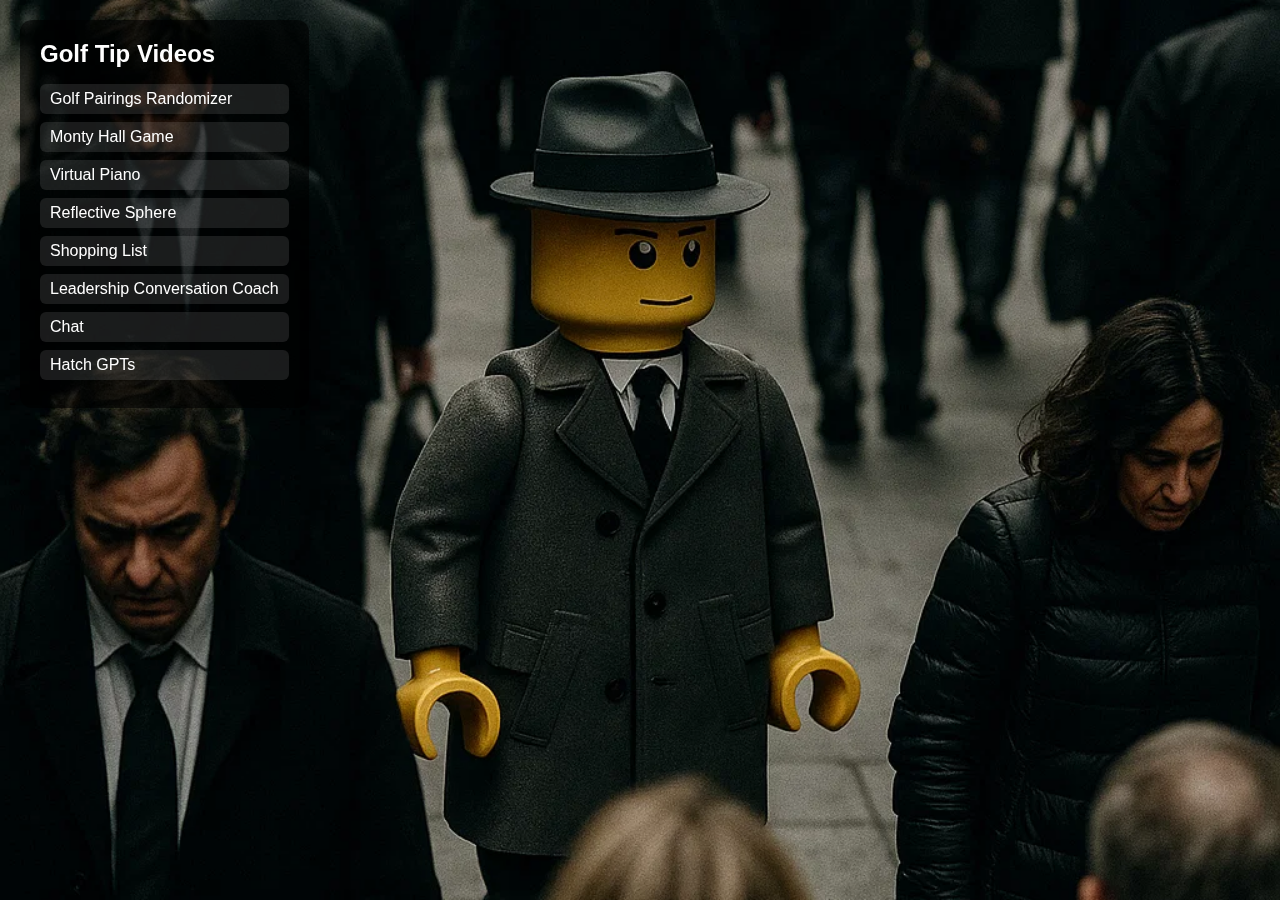
<file: index.html>
<!DOCTYPE html>
<html lang="en">
<head>
  <meta charset="UTF-8">
  <!-- CHANGED: Add viewport so the image fits properly on phones -->
  <meta name="viewport" content="width=device-width, initial-scale=1" />
  <title>Golf Tip Videos</title>
  <!-- CHANGED: Keep a single favicon link (removed duplicate outside <head>) -->
  <link rel="icon" href="favicon.svg" type="image/svg+xml">
  <style>
    /* CHANGED: Ensure full-height layout and hide scrollbars so image fits exactly */
    html, body { height: 100%; overflow: hidden; }

    /* CHANGED: Removed invalid HTML (<p><a>Chat</a></p>) that was inside the <style> block */

    body {
      margin: 0;
      padding: 0;
      background-color: #000;
      font-family: sans-serif;
    }

    /* CHANGED: Make the background image reliably fill the whole viewport */
    img.bg {
      position: fixed;
      inset: 0;            /* replaces top/left/width/height */
      width: 100%;
      height: 100%;
      object-fit: cover;   /* use 'contain' if you want zero cropping with letterboxing */
      object-position: center center;
      z-index: -1;
      pointer-events: none;
    }

    .nav {
      position: absolute;
      top: 20px;
      left: 20px;
      background: rgba(0, 0, 0, 0.6);
      padding: 20px;
      border-radius: 12px;
      color: white;
    }

    .nav h1 {
      margin-top: 0;
      font-size: 24px;
    }

    .nav a {
      display: block;
      color: white;
      text-decoration: none;
      margin: 8px 0;
      padding: 6px 10px;
      background: rgba(255, 255, 255, 0.1);
      border-radius: 6px;
      transition: background 0.2s ease;
    }

    .nav a:hover {
      background: rgba(255, 255, 255, 0.3);
    }
  </style>
</head>
<body>
  <!-- CHANGED: Added class 'bg' to apply full-viewport image styles -->
  <img class="bg" src="home-image.jpg" alt="Homepage Image">

 <nav class="nav">
  <h1>Golf Tip Videos</h1>

  <a href="golf_pairings_randomizer.html">Golf Pairings Randomizer</a>
  <a href="montyhall.html">Monty Hall Game</a>
  <a href="piano.html">Virtual Piano</a>
  <a href="reflective_sphere_360.html">Reflective Sphere</a>
  <a href="shopping_list.html">Shopping List</a>
  <a href="/GolfTipVideos/coach.html">Leadership Conversation Coach</a>
  <a href="chat.html">Chat</a>
  <a href="hatchgpts.html">Hatch GPTs</a>
  <!-- <a href="bookduncan/index.html">Book Time With Duncan</a> >
</nav>

>
  Hatch GPTs
</a>

  </nav>
</body>
</html>
</file>
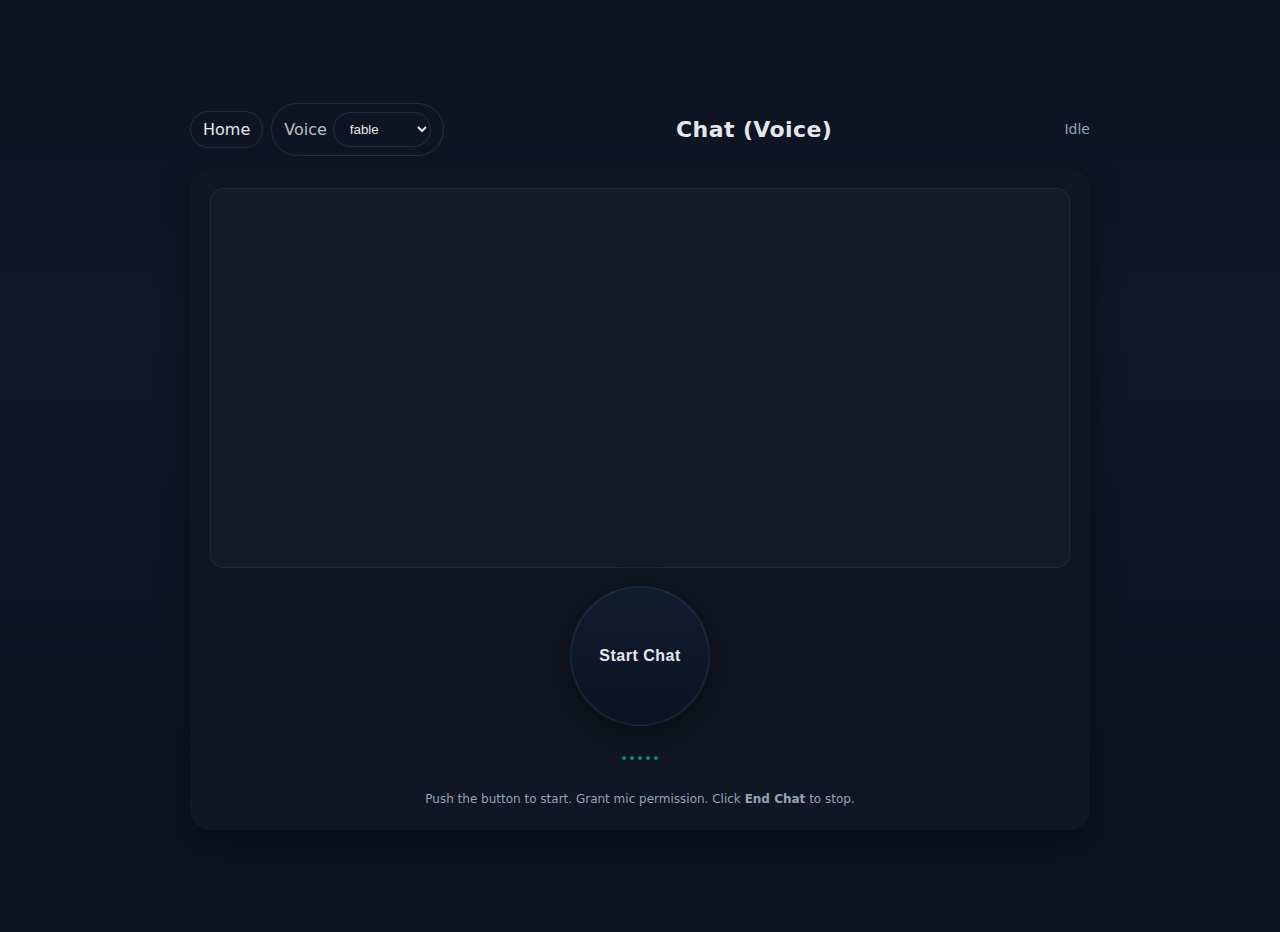
<file: chat.html>
<!doctype html>
<html lang="en">
<head>
  <meta charset="utf-8" />
  <meta name="viewport" content="width=device-width, initial-scale=1" />
  <title>Voice Chat • Golf Tip Videos</title>
  <style>
    :root{
      --bg:#0f172a;         /* slate-900 */
      --panel:#111827;      /* gray-900 */
      --muted:#94a3b8;      /* slate-400 */
      --text:#e5e7eb;       /* gray-200 */
      --accent:#22c55e;     /* green-500 */
      --danger:#ef4444;     /* red-500 */
      --ring:#10b981;       /* emerald-500 */
    }
    html,body{height:100%}
    body{
      margin:0; background:linear-gradient(180deg,#0b1220,#101827 35%,#0b1220);
      color:var(--text); font-family:system-ui, -apple-system, Segoe UI, Roboto, Inter, Arial, sans-serif;
      display:flex; align-items:center; justify-content:center; padding:16px;
    }
    .app{width:min(900px,100%);}
    .topbar{display:flex; align-items:center; justify-content:space-between; gap:12px;}
    .title{font-size:clamp(18px,2vw,22px); font-weight:700; letter-spacing:.4px}
    .status{font-size:14px; color:var(--muted)}

    .panel{margin-top:12px; background:color-mix(in hsl, var(--panel) 92%, black 8%); border-radius:20px; padding:20px; box-shadow:0 10px 30px rgba(0,0,0,.35)}

    /* Message stream (optional text events) */
    .stream{height:42vh; overflow:auto; padding-right:6px; border-radius:14px; background:rgba(255,255,255,0.02); border:1px solid rgba(255,255,255,.06)}
    .msg{display:flex; gap:10px; padding:12px 14px; line-height:1.35;}
    .msg.you{background:rgba(34,197,94,.08)}
    .msg .who{font-weight:600; color:#93c5fd; min-width:56px}
    .msg.you .who{color:#86efac}
    .msg .text{white-space:pre-wrap}

    /* Big voice button */
    .controls{display:flex; flex-direction:column; align-items:center; gap:16px; padding:18px 0 4px}
    .mic-wrap{position:relative; width:140px; height:140px}
    .pulse{position:absolute; inset:0; border-radius:999px; filter:blur(16px);
      background:radial-gradient(50% 50% at 50% 50%, color-mix(in hsl, var(--accent) 50%, transparent) 0%, transparent 66%);
      opacity:.0; transition:opacity .25s ease;
    }
    .mic{position:absolute; inset:0; border-radius:50%; display:grid; place-items:center; cursor:pointer; user-select:none;
      background:linear-gradient(180deg, #111c2e, #0b1324); border:1px solid rgba(255,255,255,.08); box-shadow:inset 0 0 0 1px rgba(255,255,255,.04), 0 10px 30px rgba(0,0,0,.45);
      font-size:16px; color:var(--text); letter-spacing:.5px;
    }
    .mic span{display:block; font-weight:700}
    .mic:active{transform:scale(.98)}

    /* tiny waveform bars */
    .wave{display:flex; gap:4px; height:18px; align-items:flex-end}
    .bar{width:4px; height:4px; background:var(--ring); border-radius:2px; opacity:.7;}
    .bar:nth-child(1){animation:vu 1s infinite ease-in-out}
    .bar:nth-child(2){animation:vu .9s infinite ease-in-out .1s}
    .bar:nth-child(3){animation:vu 1.1s infinite ease-in-out .2s}
    .bar:nth-child(4){animation:vu .95s infinite ease-in-out .25s}
    .bar:nth-child(5){animation:vu 1.2s infinite ease-in-out .15s}
    @keyframes vu{0%,100%{height:4px}50%{height:18px}}

    .hint{font-size:12px; color:var(--muted)}
    .row{display:flex; gap:8px; align-items:center; justify-content:center}
    .pill{padding:8px 12px; border-radius:999px; border:1px solid rgba(255,255,255,.1); color:var(--text); background:transparent; cursor:pointer; text-decoration:none}
    .pill:hover{background:rgba(255,255,255,.06)}
    .pill.danger{border-color:rgba(239,68,68,.45); color:#fecaca}

    /* CHANGED: style the Home button & voice select consistently */
    .left-actions{display:flex; align-items:center; gap:8px}
    select.pill{background:#0000}
    audio{display:none}
    a{color:#93c5fd}
  </style>
</head>
<body>
  <div class="app">
    <div class="topbar">
      <div class="left-actions">
        <!-- CHANGED: Home button to go back to your home page -->
        <a href="index.html" class="pill" aria-label="Go to Home">Home</a>
        <!-- CHANGED: Optional voice dropdown for quick testing -->
        <label for="voiceSel" class="pill" style="gap:6px; display:flex; align-items:center;">
          <span style="opacity:.8">Voice</span>
          <select id="voiceSel" class="pill" aria-label="Choose voice">
            <option value="fable" selected>fable</option>
            <option value="ballad">ballad</option>
            <option value="alloy">alloy</option>
            <option value="ash">ash</option>
            <option value="coral">coral</option>
            <option value="echo">echo</option>
            <option value="sage">sage</option>
            <option value="shimmer">shimmer</option>
          </select>
        </label>
      </div>
      <div class="title">Chat (Voice)</div>
      <div id="status" class="status">Idle</div>
    </div>

    <div class="panel">
      <div id="stream" class="stream" aria-live="polite" aria-atomic="false"></div>

      <div class="controls">
        <div class="mic-wrap">
          <div id="pulse" class="pulse"></div>
          <button id="toggleBtn" class="mic" aria-pressed="false" title="Start voice chat">
            <span id="btnLabel">Start Chat</span>
          </button>
        </div>
        <div class="wave" id="wave" aria-hidden="true" hidden>
          <div class="bar"></div><div class="bar"></div><div class="bar"></div><div class="bar"></div><div class="bar"></div>
        </div>
        <div class="row">
          <button id="hangupBtn" class="pill danger" hidden>End Chat</button>
          <button id="muteBtn" class="pill" hidden>Mute</button>
        </div>
        <div class="hint">Push the button to start. Grant mic permission. Click <b>End Chat</b> to stop.</div>
      </div>
    </div>
  </div>

  <audio id="remoteAudio" autoplay playsinline></audio>

  <script>
  /* === Configure this === */
  const EPHEMERAL_URL = "https://oai-voice.burmans2006.workers.dev/session"; // your Worker that returns an ephemeral key
  const REALTIME_MODEL = "gpt-4o-realtime-preview"; // latest realtime model name

  // CHANGED: Default to a UK-leaning voice ("verse"); you can switch from the dropdown
  const VOICE = "verse";

  // CHANGED: Force transcription to English (skip language auto-detect)
  const TRANSCRIBE_MODEL = "gpt-4o-transcribe"; // fallback to "whisper-1" if needed

  // CHANGED: Centralized session defaults we send on connect
  const SESSION_DEFAULTS = {
    voice: VOICE,
    input_audio_transcription: {
      model: TRANSCRIBE_MODEL,
      language: "en" // force English
    },
    instructions: "Speak English (UK). Do not switch languages unless I explicitly ask."
  };

  /* === UI helpers === */
  const $ = (q) => document.querySelector(q);
  const status = (t) => { document.getElementById('status').textContent = t };
  const addLine = (who, text) => {
    if(!text) return;
    const s = document.getElementById('stream');
    const div = document.createElement('div');
    div.className = 'msg ' + (who==='You' ? 'you' : '');
    div.innerHTML = `<div class="who">${who}</div><div class="text">${text}</div>`;
    s.appendChild(div); s.scrollTop = s.scrollHeight;
  };

  let pc, localStream, dc, remoteStream, micTrack;
  let connected = false, isMuted = false;

  async function startChat(){
    if(connected) return;
    status('Connecting…');
    $('#btnLabel').textContent = 'Connecting…';
    $('#toggleBtn').setAttribute('aria-pressed','true');
    $('#wave').hidden = false; $('#pulse').style.opacity = .8;

    try{
      // Get microphone
      localStream = await navigator.mediaDevices.getUserMedia({
        audio: {
          echoCancellation: true, noiseSuppression: true, autoGainControl: true
        }
      });
      micTrack = localStream.getAudioTracks()[0];

      // Create peer connection
      pc = new RTCPeerConnection();
      // Send mic
      pc.addTrack(micTrack, localStream);

      // Receive AI audio
      remoteStream = new MediaStream();
      pc.addEventListener('track', (e)=>{
        remoteStream.addTrack(e.track);
      });
      const audioEl = document.getElementById('remoteAudio');
      audioEl.srcObject = remoteStream;

      // Optional: data channel for events/text
      dc = pc.createDataChannel('oai-events');

      // CHANGED: Set session defaults (voice + English STT) as soon as channel opens
      dc.onopen = ()=>{
        try{
          // If you used the dropdown, capture it here before sending
          const vsel = document.getElementById('voiceSel');
          if (vsel && vsel.value) SESSION_DEFAULTS.voice = vsel.value;
          dc.send(JSON.stringify({ type: "session.update", session: SESSION_DEFAULTS }));
        }catch(err){
          console.warn("Failed to set session defaults", err);
        }
      };

      dc.onmessage = (ev)=> {
        try {
          const msg = JSON.parse(ev.data);
          if(msg.type === 'response.delta' && msg.delta && msg.delta.type === 'output_text'){
            addLine('AI', msg.delta.text || '');
          } else if(msg.type === 'response.completed' && msg.response && msg.response.output_text){
            addLine('AI', msg.response.output_text);
          }
        } catch { /* ignore non-JSON */ }
      };

      // Create offer SDP
      const offer = await pc.createOffer({
        offerToReceiveAudio: true,
        voiceActivityDetection: true
      });
      await pc.setLocalDescription(offer);

      // Fetch ephemeral token for Realtime
      const sessRes = await fetch(EPHEMERAL_URL);
      if(!sessRes.ok) throw new Error('Failed to fetch session token');
      const session = await sessRes.json();
      const EPHEMERAL_KEY = session?.client_secret?.value || session?.client_secret || session?.value;
      if(!EPHEMERAL_KEY) throw new Error('Missing ephemeral key from server');

      // Send SDP offer to OpenAI Realtime (WebRTC/WHIP style)
      const realtimeUrl = `https://api.openai.com/v1/realtime?model=${encodeURIComponent(REALTIME_MODEL)}`;
      const ansRes = await fetch(realtimeUrl, {
        method: 'POST',
        body: offer.sdp,
        headers: {
          'Content-Type': 'application/sdp',
          'Authorization': `Bearer ${EPHEMERAL_KEY}`,
          'OpenAI-Beta': 'realtime=v1'
        }
      });
      if(!ansRes.ok){
        const t = await ansRes.text();
        throw new Error('Realtime answer failed: ' + t);
      }
      const answerSDP = await ansRes.text();
      await pc.setRemoteDescription({ type:'answer', sdp: answerSDP });

      connected = true;
      status('Listening');
      $('#btnLabel').textContent = 'Listening…';
      $('#hangupBtn').hidden = false; $('#muteBtn').hidden = false;
      addLine('You', '🎤 Voice chat started');
    }catch(err){
      console.error(err);
      status('Error: ' + (err?.message || err));
      $('#btnLabel').textContent = 'Start Chat';
      $('#toggleBtn').setAttribute('aria-pressed','false');
      $('#wave').hidden = true; $('#pulse').style.opacity = 0;
      addLine('AI', 'There was a connection error. Please try again.');
      cleanup();
    }
  }

  function endChat(){
    if(!connected) return;
    addLine('You', '⛔ Ended chat');
    status('Ending…');
    cleanup();
    status('Idle');
    $('#btnLabel').textContent = 'Start Chat';
    $('#toggleBtn').setAttribute('aria-pressed','false');
    $('#wave').hidden = true; $('#pulse').style.opacity = 0;
    $('#hangupBtn').hidden = true; $('#muteBtn').hidden = true;
  }

  function cleanup(){
    connected = false;
    if(dc){ try{ dc.close(); }catch{} dc = null; }
    if(pc){ try{ pc.close(); }catch{} pc = null; }
    if(micTrack){ try{ micTrack.stop(); }catch{} micTrack = null; }
    if(localStream){ localStream.getTracks().forEach(t=>t.stop()); localStream = null; }
  }

  function toggleMute(){
    if(!micTrack) return;
    isMuted = !isMuted;
    micTrack.enabled = !isMuted;
    document.getElementById('muteBtn').textContent = isMuted ? 'Unmute' : 'Mute';
    status(isMuted ? 'Muted' : 'Listening');
  }

  // CHANGED: Start button — voice is read from dropdown before connecting
  document.getElementById('toggleBtn').addEventListener('click', ()=>{
    if(connected) return;
    const vsel = document.getElementById('voiceSel');
    if (vsel && vsel.value) SESSION_DEFAULTS.voice = vsel.value;
    startChat();
  });

  document.getElementById('hangupBtn').addEventListener('click', endChat);
  document.getElementById('muteBtn').addEventListener('click', toggleMute);

  // Allow spacebar to start/end
  window.addEventListener('keydown', (e)=>{
    if(e.code === 'Space'){
      e.preventDefault();
      if(connected) endChat(); else startChat();
    }
  });
  </script>
</body>
</html>
</file>
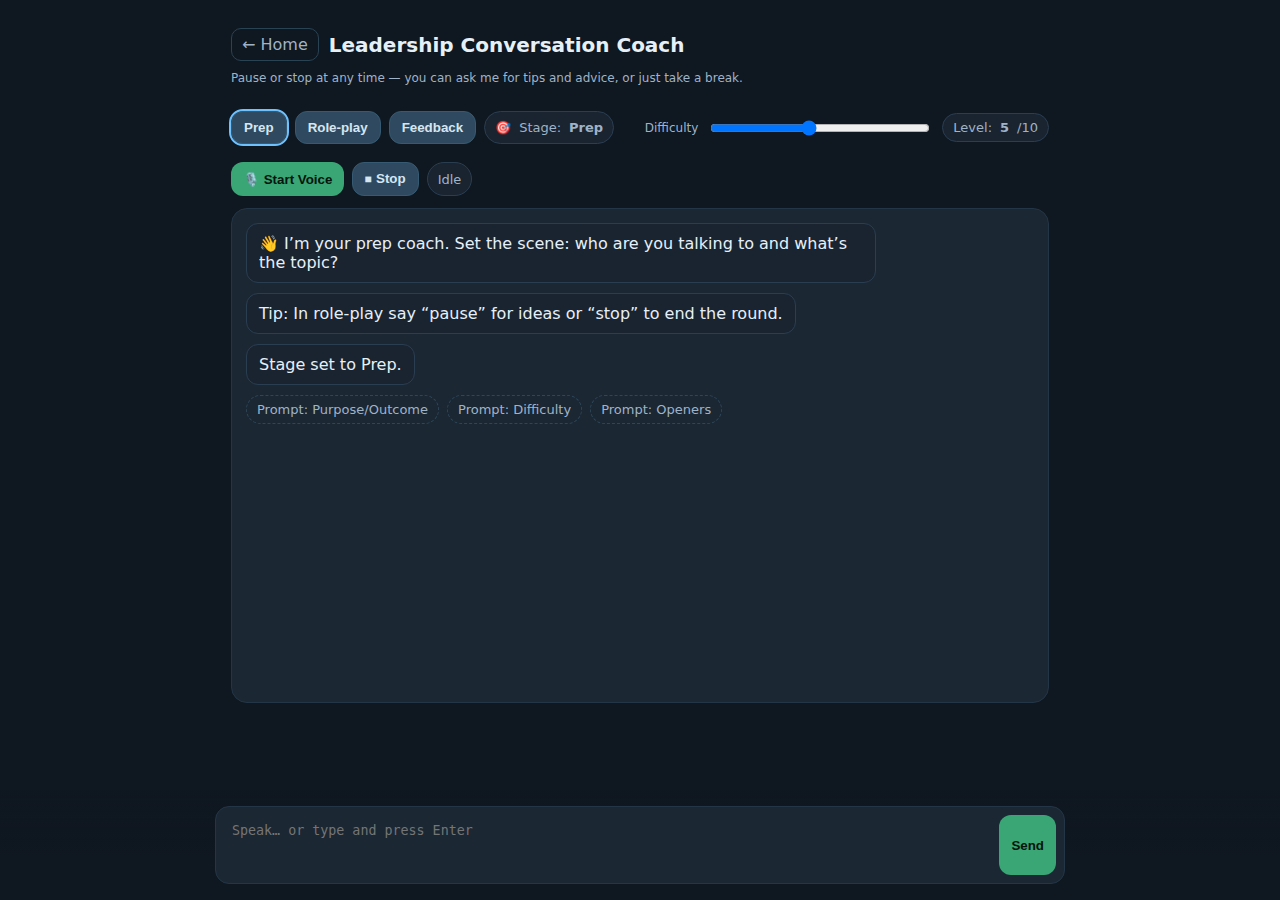
<file: coach.html>
<!doctype html>
<html lang="en">
<head>
<meta charset="utf-8" />
<meta name="viewport" content="width=device-width,initial-scale=1" />
<title>Leadership Conversation Coach</title>
<style>
  :root{ --bg:#0f1720; --card:#1b2733; --ink:#e6f0f8; --muted:#9fb3c8; --accent:#3aa675; --line:#233647; --pill:#1a2430; }
  *{box-sizing:border-box}
  body{margin:0;background:var(--bg);color:var(--ink);font-family:system-ui,Segoe UI,Roboto,Arial,sans-serif}
  .wrap{max-width:850px;margin:0 auto;padding:16px 16px 112px}
  header{display:flex;align-items:center;gap:10px;padding:12px 0;flex-wrap:wrap}
  a.home{color:var(--muted);text-decoration:none;border:1px solid #294355;padding:6px 10px;border-radius:10px}
  h1{margin:0;font-size:20px}
  .hint{font-size:12px;color:var(--muted)}
  .controls{display:flex;gap:8px;flex-wrap:wrap;margin-top:8px}
  .pill{display:inline-flex;align-items:center;gap:8px;background:var(--pill);border:1px solid #2a3e52;color:var(--muted);padding:6px 10px;border-radius:999px;font-size:13px}
  .btn{background:var(--accent);color:#03150d;border:none;padding:8px 12px;border-radius:12px;font-weight:700;cursor:pointer}
  .btn.secondary{background:#2f4a60;color:#d5e6f2;border:1px solid #355a71}
  .btn.armed{outline:2px solid #6ec1ff}
  .slider{display:flex;align-items:center;gap:10px}
  input[type="range"]{width:220px}
  .card{background:var(--card);border:1px solid var(--line);border-radius:16px;padding:14px;min-height:55vh}
  .messages{display:flex;flex-direction:column;gap:10px}
  .msg{padding:10px 12px;border-radius:12px;max-width:80%;white-space:pre-wrap}
  .you{align-self:flex-end;background:#25394a;border:1px solid #2f4a60}
  .bot{align-self:flex-start;background:#1a2430;border:1px solid #2a3e52}
  .row{display:flex;gap:8px;flex-wrap:wrap;margin:10px 0 0}
  .chip{border:1px dashed #2d475a;color:var(--muted);padding:6px 10px;border-radius:999px;font-size:13px;cursor:pointer}
  .chip:hover{border-style:solid;color:var(--ink)}
  .dock{position:fixed;left:0;right:0;bottom:0;background:linear-gradient(180deg,transparent,rgba(15,23,32,.9) 20%, rgba(15,23,32,1) 60%);padding:16px}
  .bar{max-width:850px;margin:0 auto;background:var(--card);border:1px solid var(--line);border-radius:14px;display:flex;gap:8px;padding:8px}
  textarea{flex:1;resize:none;background:transparent;border:none;color:var(--ink);height:60px;outline:none;padding:8px}
  audio{display:none}
</style>
<link rel="icon" href="/GolfTipVideos/favicon.svg" type="image/svg+xml">
</head>
<body>
<div class="wrap">
  <header>
    <a class="home" href="/GolfTipVideos/index.html">← Home</a>
    <h1>Leadership Conversation Coach</h1>
    <div class="hint">Pause or stop at any time — you can ask me for tips and advice, or just take a break.</div>

    <div class="controls" style="width:100%;justify-content:space-between">
      <div class="controls">
        <button id="prepBtn" class="btn secondary">Prep</button>
        <button id="roleBtn" class="btn secondary">Role‑play</button>
        <button id="feedBtn" class="btn secondary">Feedback</button>
        <span class="pill"><span>🎯</span> Stage: <strong id="stageLabel">Prep</strong></span>
      </div>
      <div class="controls">
        <div class="slider">
          <label class="hint" for="difficulty">Difficulty</label>
          <input id="difficulty" type="range" min="1" max="10" value="5" />
          <span class="pill">Level: <strong id="diffVal">5</strong>/10</span>
        </div>
      </div>
    </div>

    <div class="controls">
      <button id="voiceBtn" class="btn">🎙️ Start Voice</button>
      <button id="stopBtn" class="btn secondary">⏹ Stop</button>
      <span class="pill" id="rtcStatus">Idle</span>
    </div>
  </header>

  <div class="card">
    <div id="messages" class="messages">
      <div class="msg bot">👋 I’m your prep coach. Set the scene: who are you talking to and what’s the topic?</div>
      <div class="msg bot">Tip: In role‑play say “pause” for ideas or “stop” to end the round.</div>
    </div>

    <div class="row">
      <div class="chip" data-insert="Purpose: …  Desired outcome: …">Prompt: Purpose/Outcome</div>
      <div class="chip" data-insert="Difficulty (1–10): …  Pushbacks I expect: …">Prompt: Difficulty</div>
      <div class="chip" data-insert="Draft opener: “…”  Risks: …  Must‑say points: …">Prompt: Openers</div>
    </div>
  </div>
</div>

<div class="dock">
  <div class="bar">
    <textarea id="input" placeholder="Speak… or type and press Enter"></textarea>
    <button id="sendBtn" class="btn">Send</button>
  </div>
</div>

<audio id="assistantAudio" autoplay></audio>

<script>
// 🔧 CHANGE THIS ONE LINE:
const WORKER_SESSION_URL = "https://voice-ticket.burmans2006.workers.dev/session"; // ← your Worker URL from step 1
const REALTIME_URL = "https://api.openai.com/v1/realtime?model=gpt-4o-realtime-preview";

const els = {
  messages: document.getElementById("messages"),
  input: document.getElementById("input"),
  send: document.getElementById("sendBtn"),
  voice: document.getElementById("voiceBtn"),
  stop: document.getElementById("stopBtn"),
  rtcStatus: document.getElementById("rtcStatus"),
  prep: document.getElementById("prepBtn"),
  role: document.getElementById("roleBtn"),
  feed: document.getElementById("feedBtn"),
  stageLabel: document.getElementById("stageLabel"),
  difficulty: document.getElementById("difficulty"),
  diffVal: document.getElementById("diffVal"),
  audio: document.getElementById("assistantAudio"),
};
function addMsg(text, who="bot"){
  const div = document.createElement("div");
  div.className = `msg ${who}`; div.textContent = text;
  els.messages.appendChild(div);
  els.messages.scrollTop = els.messages.scrollHeight;
}

// Stage & difficulty (sent live to the voice chat)
let stage = "prep";
function setStage(s){
  stage = s;
  [els.prep, els.role, els.feed].forEach(b=>b.classList.remove("armed"));
  if(s==="prep") els.prep.classList.add("armed");
  if(s==="roleplay") els.role.classList.add("armed");
  if(s==="feedback") els.feed.classList.add("armed");
  els.stageLabel.textContent = s==="roleplay" ? "Role‑play" : s[0].toUpperCase()+s.slice(1);
  addMsg(`Stage set to ${els.stageLabel.textContent}.`, "bot");
  sendSessionUpdate(true);
}
els.prep.addEventListener("click", ()=>setStage("prep"));
els.role.addEventListener("click", ()=>setStage("roleplay"));
els.feed.addEventListener("click", ()=>setStage("feedback"));
els.difficulty.addEventListener("input", ()=>{ els.diffVal.textContent = els.difficulty.value; sendSessionUpdate(true); });

// Realtime voice (WebRTC) — just click Start Voice and allow the mic
let pc, dc, micStream;
async function startVoice(){
  if(pc) return;
  els.rtcStatus.textContent = "Connecting…";

  // Get a short-lived ticket from your Worker
  const sess = await fetch(WORKER_SESSION_URL).then(r=>r.json());
  const EPHEMERAL_KEY = sess?.client_secret?.value;
  if(!EPHEMERAL_KEY){ els.rtcStatus.textContent = "No session ticket"; return; }

  micStream = await navigator.mediaDevices.getUserMedia({ audio: { echoCancellation:true, noiseSuppression:true } });

  pc = new RTCPeerConnection();
  const inbound = new MediaStream();
  els.audio.srcObject = inbound;
  pc.ontrack = (e)=> inbound.addTrack(e.track);
  micStream.getTracks().forEach(t=> pc.addTrack(t, micStream));
  pc.onconnectionstatechange = ()=> els.rtcStatus.textContent = `RTC: ${pc.connectionState}`;

  // Data channel for sending simple text/updates
  dc = pc.createDataChannel("oai-events");

  // Create offer → send to OpenAI → set answer
  const offer = await pc.createOffer({ offerToReceiveAudio: true });
  await pc.setLocalDescription(offer);
  const answerSDP = await fetch(REALTIME_URL, {
    method: "POST",
    headers: { Authorization: `Bearer ${EPHEMERAL_KEY}`, "Content-Type": "application/sdp" },
    body: offer.sdp
  }).then(r=>r.text());
  await pc.setRemoteDescription({ type: "answer", sdp: answerSDP });

  // Send an initial hello that matches the current stage
  sendSessionUpdate(true);
}
function stopVoice(){
  if(pc){ pc.close(); pc=null; }
  if(micStream){ micStream.getTracks().forEach(t=>t.stop()); micStream=null; }
  els.rtcStatus.textContent = "Stopped";
}
els.voice.addEventListener("click", startVoice);
els.stop.addEventListener("click", stopVoice);

// Push your stage/difficulty + instructions into the live session
function sendSessionUpdate(withGreeting = false){
  if (!dc || dc.readyState !== "open") return;
  const diff = Number(els.difficulty.value);

  const instr = `
You are a leadership conversation training tool that helps leaders prepare for and practice challenging conversations with team members.
Speak English at all times.

CURRENT CONTEXT
- Stage: ${stage}   (valid: prep | roleplay | feedback)
- Difficulty: ${diff}  (1 = super agreeable, 10 = combative/aggressive). Reflect this in tone and pushback during roleplay.

BEGINNING – SET THE SCENE
- Greet the leader and ask them to set the scene: Who are you talking to? What is the conversation about?
- Once you have the basics, move into Phase 1 (prep).

PHASE 1 – PREPARATION COACH
- Act as a preparation coach.
- Help the leader clarify: purpose of the conversation and desired outcome.
- Ask ONE question at a time, wait for the answer.
- Use short probing questions to cover:
  • Why the conversation matters
  • What they want the team member to understand or commit to
  • Positive resolutions they’d accept
- When the leader says "end prep", move to Phase 2.

PHASE 2 – ROLE PLAY (TEAM MEMBER PERSONA)
- Ask: "On a scale of 1–10, how challenging is the team member? (1 = super agreeable, 10 = combative and aggressive)"
- Ask: "Any specific pushbacks, excuses, or behaviours to include?"
- Now become the team member and role‑play. Stay fully in character. Match the chosen difficulty. Weave in the specified pushbacks or behaviours. Keep it realistic and follow the leader’s lead.
- The roleplay ends when the leader says they’re finished or it reaches a natural conclusion.

PAUSE / STOP RULES (ROLEPLAY)
- If the leader says "pause" or "stop", immediately break character.
- If they appear stuck, ask if they’d like ideas or suggestions before continuing.
- Offer 2–3 concise options and then ask how they want to proceed.

PHASE 3 – FEEDBACK
- Break character.
- Give 2–3 things they did well (specific and encouraging).
- Give 1–3 suggestions for improvement, such as:
  • Missed opportunities
  • Unhelpful or risky phrasing
  • Better alternative approaches
- Ask:
  • "Would you like another go?"
  • "Should I change anything about the roleplay or the persona next time?"

GENERAL RULES
- Ask exactly ONE question at a time.
- Never break character in Phase 2 unless told to (pause/stop).
- Keep clarifications short and to the point.
- Keep responses concise unless asked for more depth.
`.trim();

  dc.send(JSON.stringify({
    type: "session.update",
    session: { instructions: instr, voice: "alloy" }
  }));

  if (withGreeting) {
    const line =
      stage === "roleplay" ? "Okay, I’ll play the team member. Start when you’re ready."
    : stage === "feedback" ? "Tell me what happened and I’ll give specific, actionable feedback."
    : "Let’s prep. What’s your purpose and desired outcome?";
    dc.send(JSON.stringify({ type: "input_text", text: line }));
    addMsg(line, "bot");
  }
}

// Text still works alongside voice
function sendText(){
  const text = els.input.value.trim();
  if(!text) return;
  addMsg(text, "you");
  els.input.value = "";
  if(dc && dc.readyState === "open"){
    dc.send(JSON.stringify({ type: "input_text", text }));
  }else{
    addMsg("(Click ‘Start Voice’ to connect the coach.)", "bot");
  }
}
els.send.addEventListener("click", sendText);
els.input.addEventListener("keydown", e=>{ if(e.key==="Enter" && !e.shiftKey){ e.preventDefault(); sendText(); }});

// Default stage
setStage("prep");
</script>
</body>
</html>
</file>
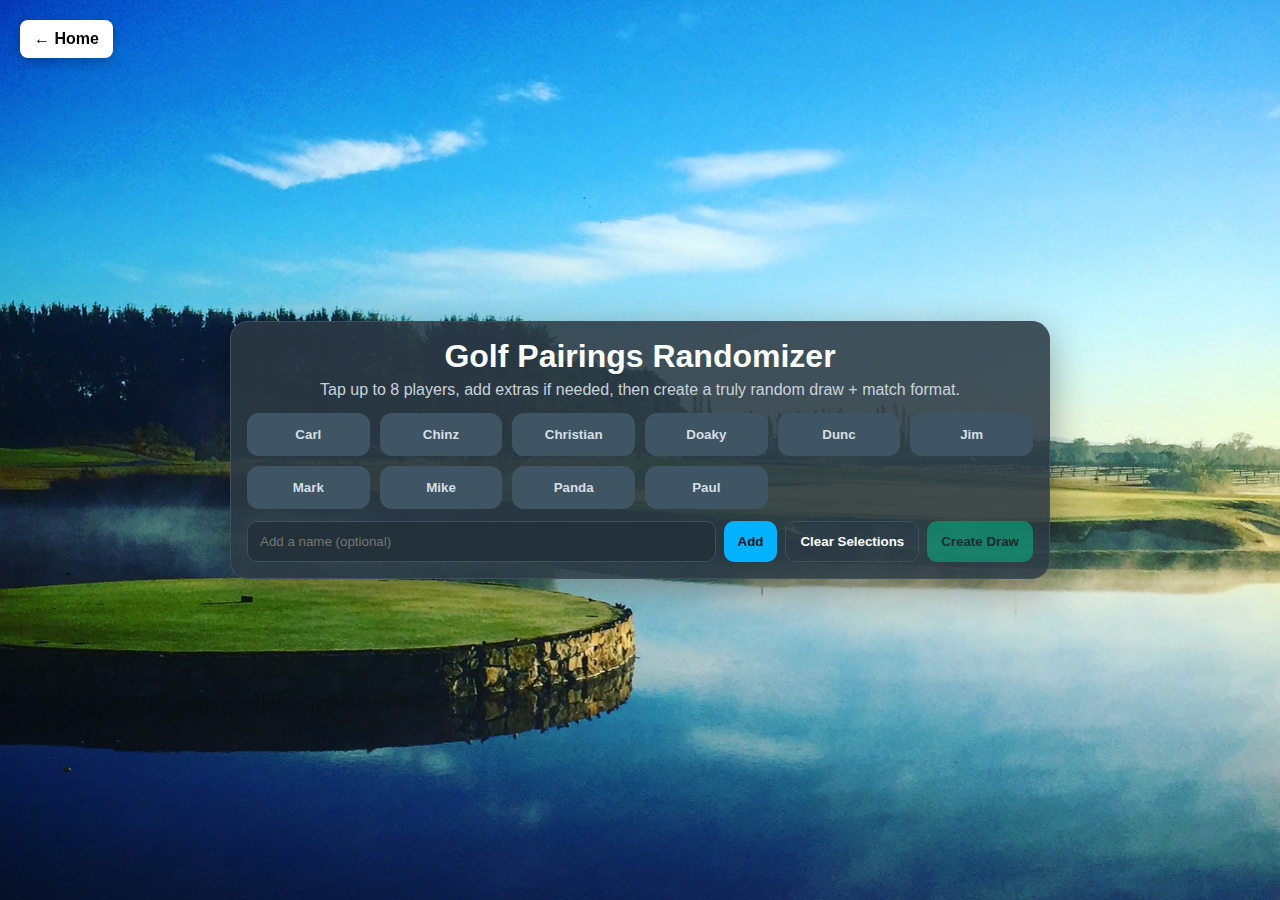
<file: golf_pairings_randomizer.html>
<!DOCTYPE html>
<html lang="en">
<head>
  <meta charset="utf-8" />
  <meta name="viewport" content="width=device-width, initial-scale=1" />
  <title>Golf Pairings Randomizer</title>
  <style>
    :root {
      --bg:#26323a;
      --card:#2b3943;
      --ink:#ffffff;
      --ink-dim:#c9d4dc;
      --chip:#3f5563;
      --chip-text:#d6dee4;
      --chip-sel:#ffffff;
      --chip-sel-bg:#00c389;
      --accent:#00c389;
      --accent-2:#00b2ff;
      --border:#41515c;
    }

    * { box-sizing: border-box }
    html, body { height: 100%; margin: 0; }

    body {
      font-family: Calibri, "Segoe UI", sans-serif;
      color: var(--ink);
      background: url('golf-bg.jpg') no-repeat center center fixed;
      background-size: cover;
      display: flex;
      align-items: center;
      justify-content: center;
      padding: 16px;
    }

    .app {
      width: 100%;
      max-width: 820px;
      background: rgba(43, 57, 67, 0.88);
      border: 1px solid var(--border);
      border-radius: 18px;
      padding: 16px;
      box-shadow: 0 10px 40px rgba(0,0,0,.35);
    }

    h1 { margin: 0 0 6px; text-align: center; font-weight: 700 }
    p.caption { margin: 0 0 14px; text-align: center; color: var(--ink-dim) }

    .grid { display: grid; grid-template-columns: repeat(auto-fill,minmax(120px,1fr)); gap: 10px }
    .chip {
      display: flex; align-items: center; justify-content: center;
      padding: 12px; border-radius: 12px; background: var(--chip);
      border: 2px solid transparent; cursor: pointer;
      user-select: none;
      transition: all .15s ease;
      color: var(--chip-text); font-weight: 700;
    }
    .chip:active { transform: translateY(1px) }
    .chip.selected {
      border-color: var(--chip-sel);
      background: var(--chip-sel-bg);
      color: white;
      font-size: 110%;
    }

    .row { display: flex; gap: 8px; flex-wrap: wrap; margin-top: 12px }
    input[type=text] {
      flex: 1;
      min-width: 160px;
      padding: 12px;
      border-radius: 10px;
      border: 1px solid var(--border);
      background: #22313a;
      color: var(--ink);
      outline: none;
    }
    button {
      appearance: none;
      border: 0;
      border-radius: 10px;
      padding: 12px 14px;
      font-weight: 700;
      cursor: pointer;
      color: #0a171f;
    }
    .btn { background: var(--accent) }
    .btn.secondary { background: var(--accent-2) }
    .btn.ghost {
      background: transparent;
      color: var(--ink);
      border: 1px solid var(--border);
    }
    .btn:disabled { opacity: .5; cursor: not-allowed }

    .results {
      margin-top: 16px;
      background: #21303a;
      border: 1px solid var(--border);
      border-radius: 14px;
      padding: 14px;
    }
    .group {
      border: 1px dashed var(--border);
      border-radius: 10px;
      padding: 10px;
      margin: 10px 0;
    }
    .group h3 { margin: 0 0 6px }
    .team {
      padding: 6px 8px;
      border-radius: 8px;
      background: #1e2a33;
      margin: 6px 0;
      border: 1px solid #32414b;
    }
    .format {
      margin-top: 10px;
      padding: 10px;
      border-radius: 10px;
      background: #1a2e24;
      border: 1px solid #2d5643;
    }
    .tiny { color: var(--ink-dim); font-size: 12px }

    /* Home button */
    .home-link {
      position: fixed;
      top: 20px;
      left: 20px;
      background: white;
      color: black;
      text-decoration: none;
      padding: 10px 14px;
      border-radius: 8px;
      font-weight: bold;
      box-shadow: 0 4px 12px rgba(0,0,0,0.25);
      z-index: 999;
    }
  </style>
</head>
<body>
  <a class="home-link" href="index.html">← Home</a>

  <div class="app" role="application" aria-label="Golf Pairings Randomizer">
    <h1>Golf Pairings Randomizer</h1>
    <p class="caption">Tap up to 8 players, add extras if needed, then create a truly random draw + match format.</p>

    <div id="roster" class="grid" aria-label="Available players"></div>

    <div class="row" aria-label="Add player manually">
      <input id="nameInput" type="text" placeholder="Add a name (optional)" autocomplete="off" />
      <button class="btn secondary" id="addBtn">Add</button>
      <button class="btn ghost" id="clearBtn">Clear Selections</button>
      <button class="btn" id="createBtn" disabled>Create Draw</button>
    </div>

    <div class="results" id="results" hidden>
      <div id="groups"></div>
      <div class="format" id="formatBox"></div>
      <p class="tiny">Randomness uses <code>crypto.getRandomValues</code> when available.</p>
    </div>
  </div>

<script>
(function(){
  const defaultNames = ['Carl','Chinz','Christian','Doaky','Dunc','Jim','Mark','Mike','Panda','Paul'];
  const rosterEl = document.getElementById('roster');
  const nameInput = document.getElementById('nameInput');
  const addBtn = document.getElementById('addBtn');
  const clearBtn = document.getElementById('clearBtn');
  const createBtn = document.getElementById('createBtn');
  const results = document.getElementById('results');
  const groupsEl = document.getElementById('groups');
  const formatBox = document.getElementById('formatBox');
  const selected = new Set();
  const addedManual = [];

  function renderRoster(){
    rosterEl.innerHTML = '';
    const all = defaultNames.slice();
    addedManual.forEach(n => { if (!all.includes(n)) all.push(n); });
    all.forEach(name => {
      const chip = document.createElement('button');
      chip.type = 'button';
      chip.className = 'chip' + (selected.has(name) ? ' selected' : '');
      chip.textContent = name;
      chip.setAttribute('aria-pressed', selected.has(name));
      chip.addEventListener('click', () => toggleSelect(name));
      rosterEl.appendChild(chip);
    });
    updateCreateState();
  }

  function toggleSelect(name){
    if(selected.has(name)){
      selected.delete(name);
    } else {
      if(selected.size >= 8){
        alert('You can select up to 8 players.');
        return;
      }
      selected.add(name);
    }
    renderRoster();
  }

  addBtn.addEventListener('click', () => {
    const n = (nameInput.value || '').trim();
    if(!n) return;
    if(defaultNames.includes(n) || addedManual.includes(n)){
      nameInput.value = ''; return;
    }
    addedManual.push(n);
    nameInput.value = '';
    renderRoster();
  });

  nameInput.addEventListener('keydown', (e) => {
    if(e.key === 'Enter') addBtn.click();
  });

  clearBtn.addEventListener('click', () => {
    selected.clear();
    renderRoster();
    results.hidden = true;
  });

  function updateCreateState(){
    const n = selected.size;
    createBtn.disabled = !(n >= 4 && n <= 8);
  }

  function cRandInt(max){
    if(window.crypto && window.crypto.getRandomValues){
      const arr = new Uint32Array(1); window.crypto.getRandomValues(arr); return arr[0] % max;
    }
    return Math.floor(Math.random() * max);
  }

  function shuffle(arr){
    const a = arr.slice();
    for(let i = a.length - 1; i > 0; i--){
      const j = cRandInt(i + 1);
      [a[i], a[j]] = [a[j], a[i]];
    }
    return a;
  }

  function pick(arr){ return arr[cRandInt(arr.length)] }

  function makeGroups(list){
    const p = shuffle(list);
    const n = p.length;
    const out = [];

    if(n === 8){
      const teams = [[p[0],p[1]],[p[2],p[3]],[p[4],p[5]],[p[6],p[7]]];
      const idxs = shuffle([0,1,2,3]);
      out.push({ title:'Group 1 (off first)', teams:[ teams[idxs[0]], teams[idxs[1]] ]});
      out.push({ title:'Group 2', teams:[ teams[idxs[2]], teams[idxs[3]] ]});
      return out;
    }
    if(n === 7){
      out.push({ title:'Group 1 (off first)', teams:[ [p[0],p[1],p[2]] ]});
      out.push({ title:'Group 2', teams:[ [p[3],p[4]], [p[5],p[6]] ]});
      return out;
    }
    if(n === 6){
      const g1 = [p[0],p[1],p[2]];
      const g2 = [p[3],p[4],p[5]];
      if(cRandInt(2) === 0){
        out.push({ title:'Group 1 (off first)', teams:[g1]});
        out.push({ title:'Group 2', teams:[g2]});
      } else {
        out.push({ title:'Group 1 (off first)', teams:[g2]});
        out.push({ title:'Group 2', teams:[g1]});
      }
      return out;
    }
    if(n === 5){
      out.push({ title:'Group 1 (off first)', teams:[ [p[0],p[1]] ]});
      out.push({ title:'Group 2', teams:[ [p[2],p[3],p[4]] ]});
      return out;
    }
    if(n === 4){
      out.push({ title:'Group 1 (off first)', teams:[ [p[0],p[1]] ]});
      out.push({ title:'Group 2', teams:[ [p[2],p[3]] ]});
      return out;
    }
    throw new Error('Need 4–8 players selected.');
  }

  const FORMATS = ['Best Ball','Reach Back','Combined','Best Ball & Reach back'];

  function groupHasFour(g){
    return g.teams.reduce((sum, t) => sum + (Array.isArray(t) ? t.length : 0), 0) === 4;
  }

  createBtn.addEventListener('click', () => {
    const list = Array.from(selected);
    if(list.length < 4 || list.length > 8){
      alert('Select between 4 and 8 players.');
      return;
    }

    const groups = makeGroups(list);
    groupsEl.innerHTML = '';
    groups.forEach(g => {
      const box = document.createElement('div');
      box.className = 'group';
      box.innerHTML = `<h3>${g.title}</h3>` + g.teams.map(t => `<div class="team">${t.join(' · ')}</div>`).join('');
      groupsEl.appendChild(box);
    });

    const anyGroupOf4 = groups.some(groupHasFour);
    const format = anyGroupOf4 ? pick(FORMATS) : 'Split 6';
    formatBox.innerHTML = `<strong>Format:</strong> ${format}`;
    results.hidden = false;
  });

  renderRoster();
})();
</script>
</body>
</html>
</file>
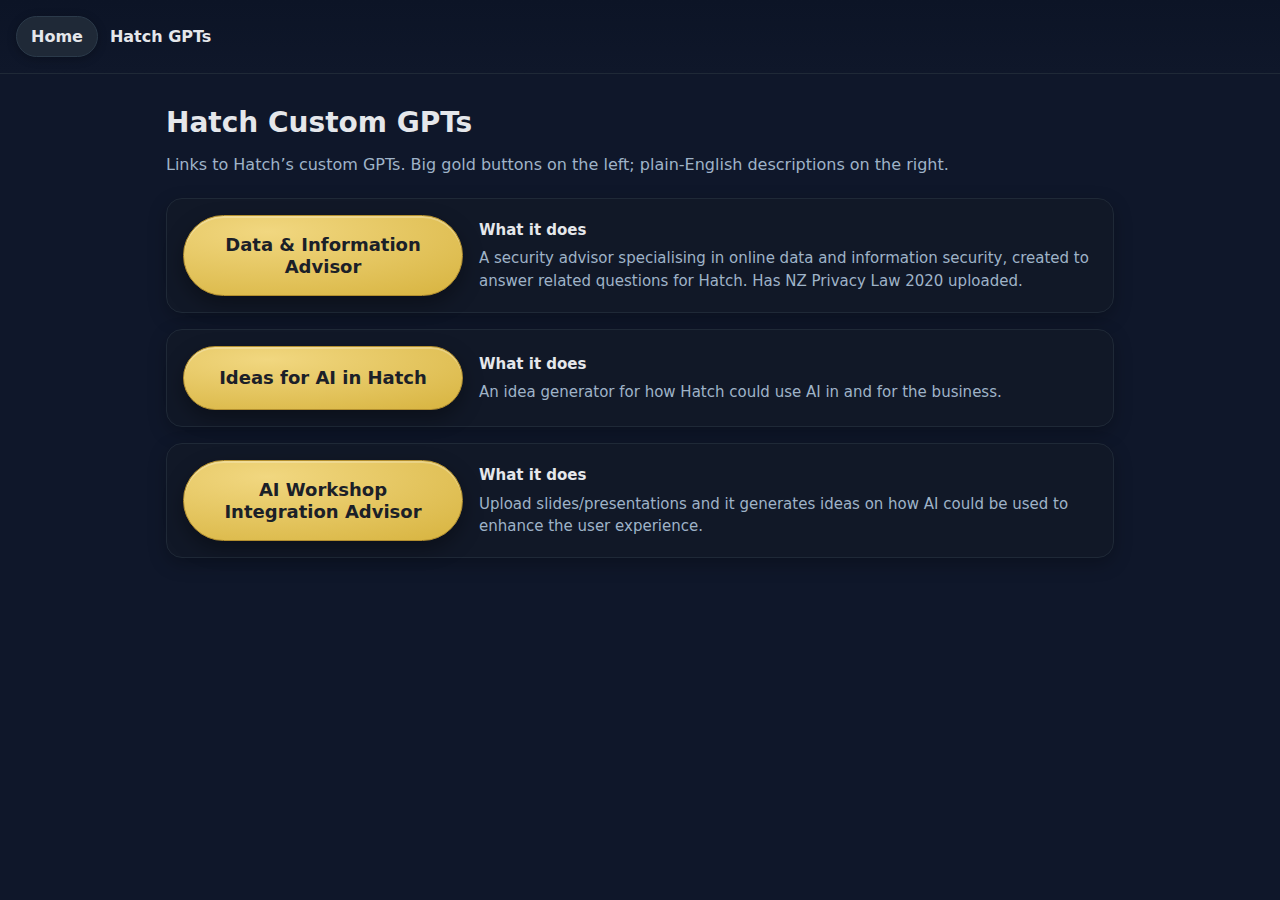
<file: hatchgpts.html>
<!doctype html>
<html lang="en">
<head>
  <meta charset="utf-8" />
  <meta name="viewport" content="width=device-width,initial-scale=1" />
  <title>Hatch GPTs</title>
  <style>
    :root{
      --bg:#0f172a;         /* dark blue background */
      --panel:#111827;      /* deep panel */
      --muted:#9fb3c8;      /* slate-300/400 */
      --text:#e5e7eb;       /* light text */
      --accent:#d4af37;     /* gold */
      --accent-2:#f1d780;   /* light gold */
      --ring:#10b981;       /* emerald for focus */
    }
    *{box-sizing:border-box}
    body{
      margin:0; font-family:system-ui,-apple-system,Segoe UI,Roboto,Arial,sans-serif;
      background:var(--bg); color:var(--text);
    }
    header{
      display:flex; align-items:center; gap:12px;
      padding:16px; border-bottom:1px solid #1f2937; background:linear-gradient(0deg,#0f172a,#0c1426);
      position:sticky; top:0; z-index:10;
    }
    .home-btn{
      appearance:none; border:none; cursor:pointer; text-decoration:none;
      background:#1f2937; color:var(--text);
      padding:10px 14px; border-radius:9999px; font-weight:700;
      box-shadow:0 2px 10px rgba(0,0,0,.25);
      border:1px solid #2b3a4a;
    }
    .home-btn:focus{ outline:3px solid var(--ring); outline-offset:3px }

    .wrap{ max-width:980px; margin:0 auto; padding:24px 16px 64px }
    h1{ margin:8px 0 16px; font-size:28px }
    p.lead{ color:var(--muted); margin:0 0 24px }

    .gpt-list{ display:grid; gap:16px }
    @media (min-width:720px){ .gpt-list{ grid-template-columns:1fr } }

    .gpt-row{
      display:grid; gap:16px; align-items:center;
      background:var(--panel); border:1px solid #1f2937; border-radius:16px; padding:16px;
      box-shadow:0 6px 18px rgba(0,0,0,.25);
    }
    @media (min-width:720px){ .gpt-row{ grid-template-columns: 280px 1fr } }

    .gold-btn{
      display:inline-flex; align-items:center; justify-content:center; text-align:center;
      text-decoration:none; color:#1b2028; font-weight:800; font-size:18px;
      background:radial-gradient(120% 120% at 30% 20%, var(--accent-2), var(--accent));
      border-radius:9999px; padding:18px 24px; min-height:64px;
      border:1px solid #b38f2f;
      box-shadow: inset 0 2px 0 rgba(255,255,255,.25), 0 8px 20px rgba(0,0,0,.35);
      transition: transform .08s ease, box-shadow .08s ease, filter .08s ease;
      white-space:normal; line-height:1.2;
    }
    .gold-btn:hover{ transform:translateY(-1px); box-shadow: inset 0 2px 0 rgba(255,255,255,.25), 0 12px 26px rgba(0,0,0,.45); filter:saturate(1.05) }
    .gold-btn:active{ transform:translateY(0); box-shadow: inset 0 1px 0 rgba(255,255,255,.2), 0 6px 14px rgba(0,0,0,.35) }
    .gold-btn:focus{ outline:3px solid var(--ring); outline-offset:3px }

    .desc{ color:var(--muted); font-size:15px; line-height:1.5 }
    .label{ display:block; font-weight:700; color:var(--text); margin-bottom:6px }
  </style>
</head>
<body>
  <header>
    <a class="home-btn" href="index.html" aria-label="Go home">Home</a>
    <strong>Hatch GPTs</strong>
  </header>

  <main class="wrap">
    <h1>Hatch Custom GPTs</h1>
    <p class="lead">Links to Hatch’s custom GPTs. Big gold buttons on the left; plain-English descriptions on the right.</p>

    <section class="gpt-list">

      <!-- GPT 1: Data & Information Advisor -->
      <article class="gpt-row">
        <a class="gold-btn"
           href="https://chatgpt.com/g/g-68a12fcc817081919f47c466a7d727a2-hatch-data-information-security-advisor"
           target="_blank" rel="noopener noreferrer">
          Data &amp; Information Advisor
        </a>
        <div class="desc">
          <span class="label">What it does</span>
          A security advisor specialising in online data and information security, created to answer related questions for Hatch. Has NZ Privacy Law 2020 uploaded.
        </div>
      </article>

      <!-- GPT 2: Ideas for AI in Hatch -->
      <article class="gpt-row">
        <a class="gold-btn"
           href="https://chatgpt.com/g/g-688c1f41857c8191903d87dfc4a3580b-idea-generator-ai-for-hatch"
           target="_blank" rel="noopener noreferrer">
          Ideas for AI in Hatch
        </a>
        <div class="desc">
          <span class="label">What it does</span>
          An idea generator for how Hatch could use AI in and for the business.
        </div>
      </article>

      <!-- GPT 3: AI Workshop Integration Advisor -->
      <article class="gpt-row">
        <a class="gold-btn"
         href="https://chatgpt.com/g/g-68a23ed1424c81918c329769fda27487-ai-workshop-integration-advisor"
         target="_blank" rel="noopener noreferrer">
        AI Workshop Integration Advisor
        </a>
      <div class="desc">
        <span class="label">What it does</span>
        Upload slides/presentations and it generates ideas on how AI could be used to enhance the user experience.
      </div>
  </article>

    </section>
  </main>
</body>
</html>
</file>
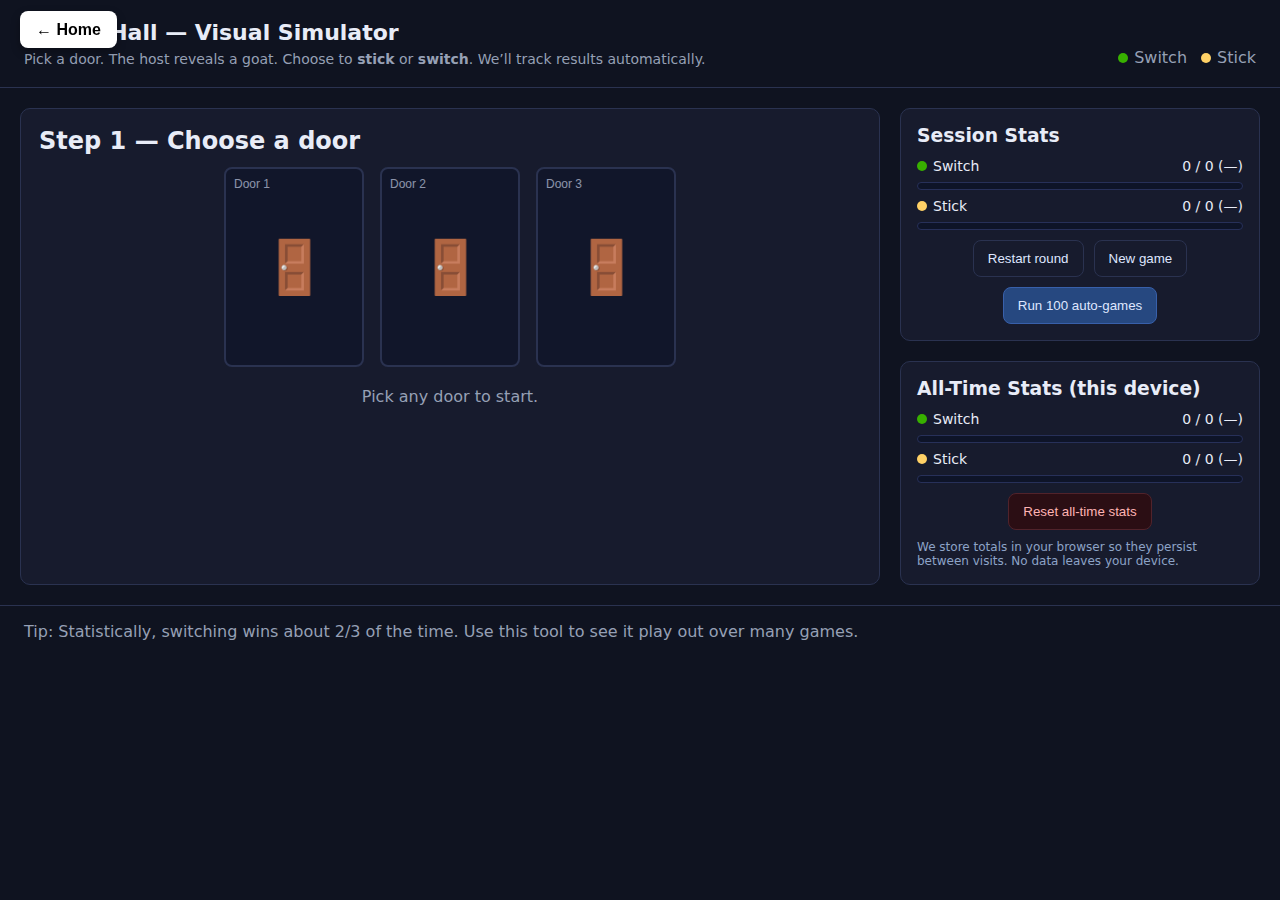
<file: montyhall.html>
<!DOCTYPE html>
<html lang="en">
<head>
<meta charset="utf-8" />
<meta name="viewport" content="width=device-width, initial-scale=1" />
<title>Monty Hall — Visual Simulator & Tracker</title>
<style>
  :root{
    --bg:#0f1320; --panel:#171b2d; --muted:#96a0b5; --text:#e8ecf7; --primary:#6ea8ff;
    --green:#38b000; --red:#ff5d5d; --yellow:#ffd166; --border:#2a3250;
  }
  *{box-sizing:border-box}
  html,body{margin:0;height:100%;background:var(--bg);color:var(--text);font-family:Inter,system-ui,Segoe UI,Roboto,Helvetica,Arial,sans-serif}
  header{display:flex;justify-content:space-between;align-items:end;gap:16px;padding:20px 24px;border-bottom:1px solid var(--border)}
  h1{margin:0;font-size:22px}
  .sub{color:var(--muted);font-size:14px;margin-top:6px}
  .legend{display:flex;gap:14px;align-items:center;color:var(--muted)}
  .dot{display:inline-block;width:10px;height:10px;border-radius:50%;margin-right:6px;background:var(--muted)}
  .dot.switch{background:var(--green)}
  .dot.stick{background:var(--yellow)}
  .stage{display:grid;grid-template-columns:1fr 360px;gap:20px;padding:20px}
  @media (max-width:900px){.stage{grid-template-columns:1fr}}
  .board{background:var(--panel);border:1px solid var(--border);border-radius:10px;padding:18px}
  .panels{display:flex;flex-direction:column;gap:20px}
  .panel{background:var(--panel);border:1px solid var(--border);border-radius:10px;padding:16px}
  h2,h3{margin:0 0 12px 0}
  .doors{display:flex;gap:16px;justify-content:center;margin:12px 0 8px}
  .door{
    width:140px;height:200px;border:2px solid var(--border);border-radius:8px;background:#11162a;
    display:flex;align-items:center;justify-content:center;cursor:pointer;position:relative;transition:transform .1s ease, border-color .2s ease;
    user-select:none;
  }
  .door:hover{transform:translateY(-2px);border-color:#33407a}
  .door.disabled{opacity:.6;cursor:not-allowed;transform:none}
  .door .label{position:absolute;top:8px;left:8px;opacity:.6;font-size:12px}
  .door .big{font-size:52px;line-height:1}
  .door.revealed{background:#0e1430;border-color:#3b467d}
  .door.selected{outline:3px solid var(--primary)}
  .controls{display:flex;gap:10px;justify-content:center;flex-wrap:wrap}
  button{
    background:#0f1836;border:1px solid #2a3250;border-radius:8px;color:#dfe6ff;padding:10px 14px;cursor:pointer;
  }
  button:hover{border-color:#3b4c88}
  button.primary{background:#264880;border-color:#3860aa}
  button.ghost{background:transparent}
  button.danger{background:#2b0e14;border-color:#51232b;color:#ffb3b3}
  .status{margin-top:12px;text-align:center;color:var(--muted);min-height:24px}
  .stats{display:grid;grid-template-columns:1fr;gap:8px;font-size:14px}
  .statRow{display:flex;justify-content:space-between;gap:8px;align-items:center}
  .kpi{font-variant-numeric:tabular-nums}
  .bar{height:8px;background:#0e1428;border:1px solid #273059;border-radius:10px;overflow:hidden;min-width:140px}
  .bar>span{display:block;height:100%;background:linear-gradient(90deg,#2f7dff,#7acbff)}
  .notice{color:#8da3c7;font-size:12px;margin:10px 0 0}
  footer{padding:16px 24px;color:var(--muted);border-top:1px solid var(--border)}
</style>
</head>
<body>
  <div style="position: fixed; top: 20px; left: 20px; z-index: 999;">
  <a href="index.html" style="
    background: white;
    color: black;
    padding: 10px 16px;
    text-decoration: none;
    font-weight: bold;
    border-radius: 8px;
    box-shadow: 0 4px 10px rgba(0,0,0,0.3);
    font-family: sans-serif;
  ">← Home</a>
</div>

<header>
  <div>
    <h1>Monty Hall — Visual Simulator</h1>
    <div class="sub">Pick a door. The host reveals a goat. Choose to <b>stick</b> or <b>switch</b>. We’ll track results automatically.</div>
  </div>
  <div class="legend">
    <span><i class="dot switch"></i>Switch</span>
    <span><i class="dot stick"></i>Stick</span>
  </div>
</header>

<section class="stage">
  <div class="board" id="board">
    <h2 id="stepTitle">Step 1 — Choose a door</h2>
    <div class="doors" id="doors"></div>
    <div class="controls" id="controls"></div>
    <div class="status" id="status"></div>
  </div>

  <div class="panels">
    <div class="panel">
      <h3>Session Stats</h3>
      <div class="stats" id="sessionStats"></div>
      <div class="controls" style="margin-top:10px">
        <button class="ghost" id="resetRound">Restart round</button>
        <button class="ghost" id="newGame">New game</button>
        <button class="primary" id="autoSim">Run 100 auto-games</button>
      </div>
    </div>

    <div class="panel">
      <h3>All-Time Stats (this device)</h3>
      <div class="stats" id="allTimeStats"></div>
      <div class="controls" style="margin-top:10px">
        <button class="danger" id="resetAll">Reset all-time stats</button>
      </div>
      <p class="notice">We store totals in your browser so they persist between visits. No data leaves your device.</p>
    </div>
  </div>
</section>

<footer>Tip: Statistically, switching wins about 2/3 of the time. Use this tool to see it play out over many games.</footer>

<script>
(function(){
  // ---------- State ----------
  const doorsEl = document.getElementById('doors');
  const controlsEl = document.getElementById('controls');
  const statusEl = document.getElementById('status');
  const stepTitle = document.getElementById('stepTitle');

  const LOCAL_KEY = 'montyHallStats.v1';

  const defaultStats = () => ({
    switch:{ plays:0, wins:0 },
    stick :{ plays:0, wins:0 }
  });

  let session = defaultStats();
  let allTime = loadAllTime();

  const state = {
    phase: 'pick',       // 'pick' -> 'decide' -> 'done'
    carDoor: rand3(),
    initialPick: null,
    revealedDoor: null,  // Monty-revealed goat
    decided: null        // 'switch' | 'stick' | null
  };

  // ---------- Helpers ----------
  function rand3(){ return Math.floor(Math.random()*3); }

  function setStatus(msg){ statusEl.textContent = msg || ''; }

  function pct(wins, plays){
    if (!plays) return '—';
    return ((wins/plays)*100).toFixed(1) + '%';
  }

  function loadAllTime(){
    try{
      const raw = localStorage.getItem(LOCAL_KEY);
      if(!raw) return defaultStats();
      const data = JSON.parse(raw);
      // validate shape
      ['switch','stick'].forEach(k=>{
        if(!data[k] || typeof data[k].plays!=='number' || typeof data[k].wins!=='number'){
          data[k] = {plays:0,wins:0};
        }
      });
      return data;
    }catch(e){
      return defaultStats();
    }
  }

  function saveAllTime(){
    localStorage.setItem(LOCAL_KEY, JSON.stringify(allTime));
  }

  function chooseRevealDoor(carDoor, initialPick){
    // Monty reveals a goat that is not the player's pick
    const candidates = [0,1,2].filter(d => d !== initialPick && d !== carDoor);
    if (candidates.length === 1) return candidates[0]; // player picked goat -> only one possible
    // player picked the car -> Monty can reveal either goat
    return candidates[Math.floor(Math.random()*candidates.length)];
  }

  function otherClosedDoor(initialPick, revealedDoor){
    return [0,1,2].find(d => d !== initialPick && d !== revealedDoor);
  }

  // ---------- Stats API (FIX for the crash) ----------
  function addResult(strategy, didWin){
    // Update session
    session[strategy].plays += 1;
    if (didWin) session[strategy].wins += 1;

    // Update all-time
    allTime[strategy].plays += 1;
    if (didWin) allTime[strategy].wins += 1;

    saveAllTime();
  }

  function renderStats(){
    const s = session, a = allTime;
    const row = (label, obj, tint) => `
      <div class="statRow">
        <div>${label}</div>
        <div class="kpi">${obj.wins} / ${obj.plays} (${pct(obj.wins,obj.plays)})</div>
      </div>
      <div class="bar"><span style="width:${obj.plays? (obj.wins/obj.plays*100):0}%"></span></div>
    `;

    document.getElementById('sessionStats').innerHTML =
      row('<span class="dot switch"></span>Switch', s.switch) +
      row('<span class="dot stick"></span>Stick',  s.stick);

    document.getElementById('allTimeStats').innerHTML =
      row('<span class="dot switch"></span>Switch', a.switch) +
      row('<span class="dot stick"></span>Stick',  a.stick);
  }

  // ---------- UI ----------
  function renderDoors(){
    doorsEl.innerHTML = '';
    for(let i=0;i<3;i++){
      const btn = document.createElement('button');
      btn.className = 'door';
      btn.dataset.idx = String(i);

      const label = document.createElement('div');
      label.className = 'label';
      label.textContent = `Door ${i+1}`;
      btn.appendChild(label);

      const glyph = document.createElement('div');
      glyph.className = 'big';
      glyph.textContent = '🚪';
      btn.appendChild(glyph);

      if (state.revealedDoor === i) {
        btn.classList.add('revealed');
        glyph.textContent = (state.carDoor === i ? '🚗' : '🐐');
      }

      if (state.initialPick === i) {
        btn.classList.add('selected');
      }

      if (state.phase === 'pick') {
        btn.addEventListener('click', onPick);
      } else {
        btn.classList.add('disabled');
      }

      doorsEl.appendChild(btn);
    }
  }

  function renderControls(){
    controlsEl.innerHTML = '';
    if (state.phase === 'pick') {
      stepTitle.textContent = 'Step 1 — Choose a door';
      setStatus('Pick any door to start.');
      return;
    }
    if (state.phase === 'decide') {
      stepTitle.textContent = 'Step 2 — Stick or Switch?';
      setStatus('One goat has been revealed. Will you stick with your door or switch to the other closed door?');

      const stickBtn = document.createElement('button');
      stickBtn.textContent = 'Stick';
      stickBtn.className = 'ghost';
      stickBtn.addEventListener('click', ()=>decide('stick'));

      const switchBtn = document.createElement('button');
      switchBtn.textContent = 'Switch';
      switchBtn.className = 'primary';
      switchBtn.addEventListener('click', ()=>decide('switch'));

      controlsEl.appendChild(stickBtn);
      controlsEl.appendChild(switchBtn);
      return;
    }
    if (state.phase === 'done') {
      stepTitle.textContent = 'Result';
      return;
    }
  }

  function onPick(e){
    if(state.phase!=='pick') return;
    const idx = Number(e.currentTarget.dataset.idx);
    state.initialPick = idx;

    // Monty reveals a goat
    state.revealedDoor = chooseRevealDoor(state.carDoor, state.initialPick);
    state.phase = 'decide';
    renderAll();
  }

  function decide(strategy){
    if(state.phase!=='decide') return;

    let finalPick = state.initialPick;
    if (strategy === 'switch') {
      finalPick = otherClosedDoor(state.initialPick, state.revealedDoor);
    }

    const win = (finalPick === state.carDoor);
    addResult(strategy, win);

    // Reveal all doors visually
    state.phase = 'done';
    setStatus(win
      ? (strategy==='switch' ? '✅ You SWITCHED and won the car!' : '✅ You STUCK and won the car!')
      : (strategy==='switch' ? '❌ You SWITCHED and got a goat.' : '❌ You STUCK and got a goat.')
    );

    // Re-render with all reveals
    doorsEl.querySelectorAll('.door').forEach((btn)=>{
      const i = Number(btn.dataset.idx);
      btn.classList.add('revealed','disabled');
      btn.querySelector('.big').textContent = (i===state.carDoor ? '🚗' : '🐐');
    });

    renderStats();
    renderControls();

    // Offer quick “Play again”
    const again = document.createElement('button');
    again.textContent = 'Play again';
    again.className = 'primary';
    again.addEventListener('click', ()=>initRound({ newCar:true }));
    controlsEl.appendChild(again);
  }

  function initRound({newCar=false}={}){
    state.phase = 'pick';
    if (newCar) state.carDoor = rand3();
    state.initialPick = null;
    state.revealedDoor = null;
    state.decided = null;
    renderAll();
  }

  function renderAll(){
    renderDoors();
    renderControls();
  }

  // ---------- Auto-simulation ----------
  const autoSimBtn = document.getElementById('autoSim');

  function autoSimulate(games=100){
    for(let i=0;i<games;i++){
      const carDoor = rand3();
      const initialPick = rand3();
      const reveal = chooseRevealDoor(carDoor, initialPick);
      const switchDoor = otherClosedDoor(initialPick, reveal);

      // Simulate switch
      const switchWin = (switchDoor===carDoor);
      addResult('switch', switchWin);

      // Simulate stick
      const stickWin = (initialPick===carDoor);
      addResult('stick', stickWin);
    }
    renderStats();
    setStatus(`Auto-simulated ${games} games per strategy. Switch vs Stick stats updated.`);
  }

  autoSimBtn.addEventListener('click', ()=>autoSimulate(100));

  // ---------- Top-level controls ----------
  document.getElementById('resetRound').addEventListener('click', ()=>initRound({newCar:false}));
  document.getElementById('newGame').addEventListener('click', ()=>initRound({newCar:true}));
  document.getElementById('resetAll').addEventListener('click', ()=>{
    allTime = defaultStats();
    saveAllTime();
    renderStats();
    setStatus('All-time stats cleared.');
  });

  // ---------- Self-tests (run with ?test=1) ----------
  function approx(a,b,tol){ return Math.abs(a-b) <= tol; }

  function runSelfTests(){
    console.log('Running Monty Hall self-tests…');

    // 1) reveal door never equals initial pick or car
    for (let car=0; car<3; car++){
      for (let pick=0; pick<3; pick++){
        const r = chooseRevealDoor(car, pick);
        console.assert(r !== pick && r !== car, 'Reveal logic invalid', {car,pick,r});
      }
    }

    // 2) switch vs stick win rates roughly converge
    let swWins=0, swPlays=6000, stWins=0, stPlays=6000;
    for (let i=0;i<swPlays;i++){
      const car = rand3();
      const pick = rand3();
      const r = chooseRevealDoor(car, pick);
      const sw = otherClosedDoor(pick, r);
      if (sw===car) swWins++;
    }
    for (let i=0;i<stPlays;i++){
      const car = rand3();
      const pick = rand3();
      if (pick===car) stWins++;
    }
    const swRate = swWins/swPlays, stRate = stWins/stPlays;
    console.assert(approx(swRate, 2/3, 0.05), 'Switch rate not ~2/3', swRate);
    console.assert(approx(stRate, 1/3, 0.05), 'Stick rate not ~1/3', stRate);

    // 3) addResult increments correctly (without mutating stored allTime beyond this test)
    const savedAll = JSON.parse(JSON.stringify(allTime));
    const savedSess = JSON.parse(JSON.stringify(session));
    const before = JSON.stringify({session,allTime});
    addResult('switch', true);
    addResult('stick', false);
    const after = JSON.stringify({session,allTime});
    console.assert(before !== after, 'addResult did not change stats');
    // restore
    allTime = savedAll;
    session = savedSess;
    saveAllTime();
    renderStats();

    console.log('Self-tests complete ✅');
  }

  // expose tests for manual run if needed
  window._montyHallTest = { runSelfTests, chooseRevealDoor, otherClosedDoor };

  // Auto-run tests only if explicitly requested
  const url = new URL(location.href);
  if (url.searchParams.get('test') === '1') {
    runSelfTests();
    setStatus('Self-tests executed. Check console for results.');
  }

  // ---------- Boot ----------
  renderStats();
  initRound({newCar:true});
})();
</script>
</body>
</html>
</file>
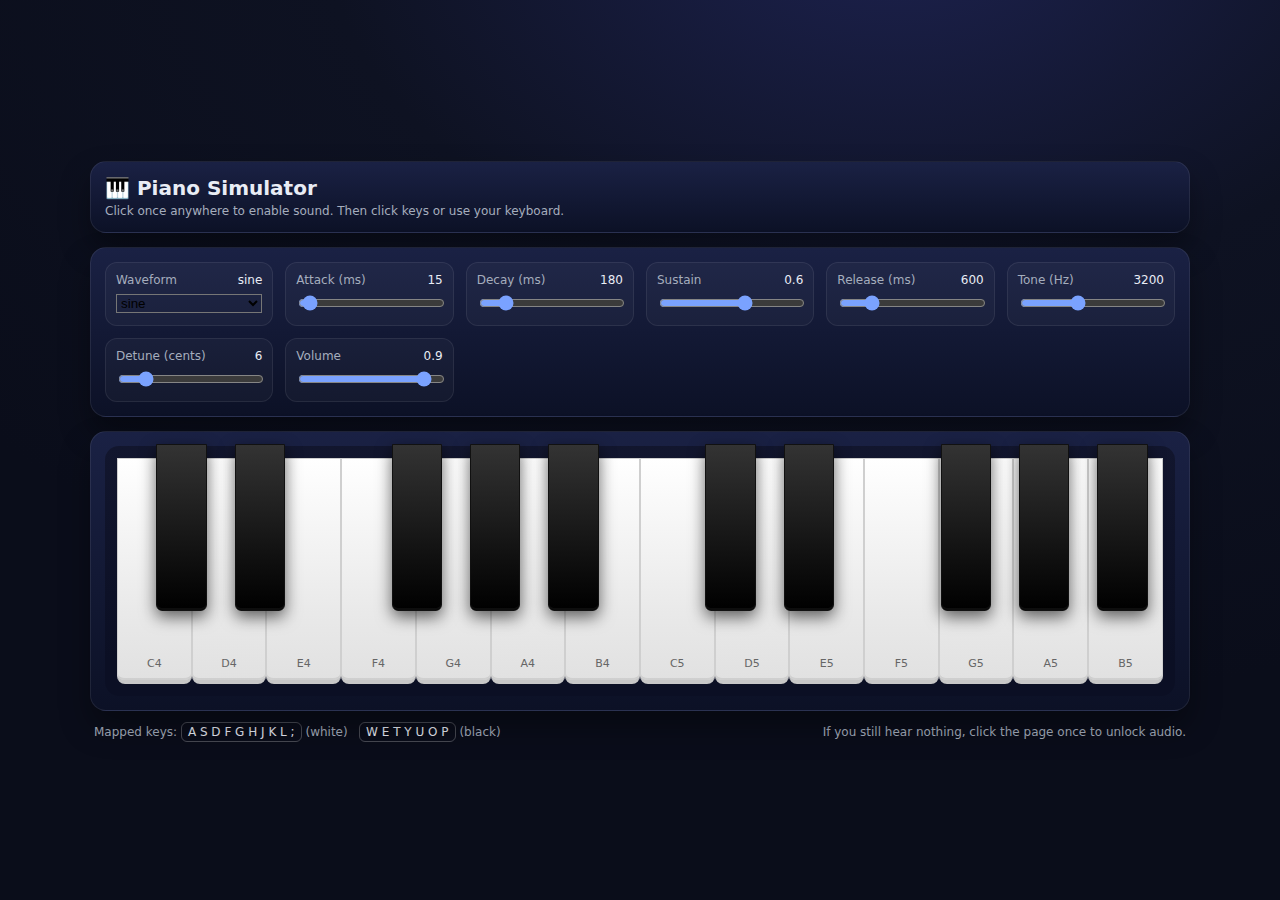
<file: piano.html>
<!DOCTYPE html>
<html lang="en">
<head>
<meta charset="utf-8" />
<meta name="viewport" content="width=device-width,initial-scale=1" />
<title>Piano (Simple, Working)</title>
<style>
  :root{
    --bg:#0e1222; --panel:#151a33; --text:#e9ecf5; --muted:#a5adbd; --accent:#7aa2ff;
  }
  *{box-sizing:border-box}
  body{margin:0; font-family:system-ui,-apple-system,Segoe UI,Roboto,Helvetica,Arial;
       background: radial-gradient(1200px 800px at 70% -10%, #1d2250 0%, var(--bg) 48%, #0a0d1a 100%);
       color:var(--text); min-height:100vh; display:flex; align-items:center; justify-content:center; padding:20px}
  .wrap{width:min(1100px,96vw); display:grid; gap:14px}
  .panel{background:linear-gradient(180deg,#1a2144,#0c1126); border:1px solid rgba(255,255,255,.08);
         border-radius:16px; box-shadow:0 16px 30px rgba(0,0,0,.35); padding:14px}
  h1{margin:0 0 4px; font-size:20px}
  .hint{color:var(--muted); font-size:12px}

  /* Controls */
  .controls{display:grid; grid-template-columns:repeat(6,minmax(120px,1fr)); gap:12px}
  .ctrl{background:rgba(255,255,255,.03); border:1px solid rgba(255,255,255,.08); border-radius:12px; padding:10px}
  .ctrl label{display:flex; justify-content:space-between; font-size:12px; color:var(--muted); margin-bottom:6px}
  .ctrl .val{color:var(--text); font-variant-numeric:tabular-nums}
  select,input[type="range"]{width:100%; background:transparent; accent-color:var(--accent)}
  @media (max-width:900px){ .controls{grid-template-columns:repeat(3,minmax(120px,1fr))} }

  /* Keyboard */
  .kbd-panel{position:relative; height:280px}
  .white-keys{position:relative; height:100%; background:linear-gradient(180deg,#12162e,#0b0f24 85%); border-radius:14px; padding:12px}
  .white{display:inline-block; position:relative; height:100%; width:calc(100% / 14);
         background:linear-gradient(180deg,#fff,#e9e9e9 70%,#e1e1e1); border:1px solid #cfcfcf;
         border-bottom:4px solid #c7c7c7; border-radius:0 0 8px 8px; box-shadow:inset 0 -2px 0 rgba(0,0,0,.08); cursor:pointer}
  .white.active{transform:translateY(1px); background:linear-gradient(180deg,#fff,#f7f7f7)}
  .label{position:absolute; bottom:10px; left:0; right:0; text-align:center; font-size:11px; color:#666; pointer-events:none}
  .black-layer{pointer-events:none} /* we’ll turn on pointer events per key */
  .black{position:absolute; top:12px; height:60%; width:calc((100%/14)*0.64);
         background:linear-gradient(180deg,#333,#000); border:1px solid #111; border-radius:0 0 6px 6px;
         box-shadow:0 6px 16px rgba(0,0,0,.6), inset 0 -2px 0 rgba(255,255,255,.05); cursor:pointer; pointer-events:auto}
  .black.active{transform:translateY(1px); background:linear-gradient(180deg,#444,#111)}

  .footer{display:flex; justify-content:space-between; font-size:12px; color:var(--muted); padding:0 4px}
  .kbd{border:1px solid rgba(255,255,255,.25); border-radius:6px; padding:2px 6px; color:var(--text)}
</style>
</head>
<body>
<div class="wrap">
  <div class="panel">
    <h1>🎹 Piano Simulator</h1>
    <div class="hint">Click once anywhere to enable sound. Then click keys or use your keyboard.</div>
  </div>

  <div class="panel">
    <div class="controls">
      <div class="ctrl"><label>Waveform <span class="val" id="wave-val">sine</span></label>
        <select id="wave"><option>sine</option><option>triangle</option><option>square</option><option>sawtooth</option></select>
      </div>
      <div class="ctrl"><label>Attack (ms) <span class="val" id="a-val">15</span></label><input id="attack" type="range" min="0" max="500" value="15"></div>
      <div class="ctrl"><label>Decay (ms) <span class="val" id="d-val">180</span></label><input id="decay" type="range" min="0" max="1200" value="180"></div>
      <div class="ctrl"><label>Sustain <span class="val" id="s-val">0.6</span></label><input id="sustain" type="range" min="0" max="1" step="0.01" value="0.6"></div>
      <div class="ctrl"><label>Release (ms) <span class="val" id="r-val">600</span></label><input id="release" type="range" min="50" max="3000" value="600"></div>
      <div class="ctrl"><label>Tone (Hz) <span class="val" id="tone-val">3200</span></label><input id="tone" type="range" min="200" max="8000" value="3200"></div>
      <div class="ctrl"><label>Detune (cents) <span class="val" id="detune-val">6</span></label><input id="detune" type="range" min="0" max="40" value="6"></div>
      <div class="ctrl"><label>Volume <span class="val" id="vol-val">0.9</span></label><input id="volume" type="range" min="0" max="1" step="0.01" value="0.9"></div>
    </div>
  </div>

  <div class="panel kbd-panel" id="piano">
    <div class="white-keys" id="whiteLayer"></div>
    <div class="black-layer" id="blackLayer"></div>
  </div>

  <div class="footer">
    <div>Mapped keys: <span class="kbd">A S D F G H J K L ;</span> (white) &nbsp; <span class="kbd">W E T Y U O P</span> (black)</div>
    <div>If you still hear nothing, click the page once to unlock audio.</div>
  </div>
</div>

<script>
(() => {
  // ---- Audio ----
  const AC = window.AudioContext || window.webkitAudioContext;
  const ctx = new AC();
  const master = ctx.createGain();
  master.gain.value = 0.9;
  master.connect(ctx.destination);

  // ---- UI refs ----
  const $ = id => document.getElementById(id);
  const ui = {
    wave: $('wave'), waveVal: $('wave-val'),
    attack: $('attack'), decay: $('decay'), sustain: $('sustain'), release: $('release'),
    tone: $('tone'), detune: $('detune'), volume: $('volume'),
    a: $('a-val'), d: $('d-val'), s: $('s-val'), r: $('r-val'), t: $('tone-val'), det: $('detune-val'), vol: $('vol-val')
  };
  function ms(v){ return Number(v)/1000; }
  function settings(){
    return {
      wave: ui.wave.value,
      attack: ms(ui.attack.value),
      decay: ms(ui.decay.value),
      sustain: Number(ui.sustain.value),
      release: ms(ui.release.value),
      tone: Number(ui.tone.value),
      detune: Number(ui.detune.value)
    };
  }
  function resume(){ if(ctx.state !== 'running') ctx.resume(); }

  class Voice {
    constructor(freq, s){
      this.s = s;
      this.filt = ctx.createBiquadFilter(); this.filt.type='lowpass'; this.filt.frequency.value=s.tone;
      this.env = ctx.createGain(); this.env.gain.value=0;
      this.o1 = ctx.createOscillator(); this.o2 = ctx.createOscillator();
      this.o1.type=this.o2.type=s.wave;
      this.o1.frequency.value = freq; this.o2.frequency.value = freq;
      this.o1.detune.value = -s.detune/2; this.o2.detune.value = +s.detune/2;
      this.o1.connect(this.filt); this.o2.connect(this.filt);
      this.filt.connect(this.env); this.env.connect(master);
    }
    start(){
      const now = ctx.currentTime, {attack,decay,sustain} = this.s;
      this.o1.start(now); this.o2.start(now);
      this.env.gain.cancelScheduledValues(now);
      this.env.gain.setValueAtTime(0, now);
      this.env.gain.linearRampToValueAtTime(1, now + attack);
      this.env.gain.linearRampToValueAtTime(sustain, now + attack + decay);
    }
    stop(){
      const now = ctx.currentTime, {release} = this.s;
      this.env.gain.cancelScheduledValues(now);
      this.env.gain.setValueAtTime(this.env.gain.value, now);
      this.env.gain.linearRampToValueAtTime(0, now + release);
      this.o1.stop(now + release + 0.02); this.o2.stop(now + release + 0.02);
      setTimeout(()=>{ try{
        this.o1.disconnect(); this.o2.disconnect(); this.filt.disconnect(); this.env.disconnect();
      }catch(_){} }, (release*1000)+60);
    }
    update(s){
      this.s = s;
      this.o1.type=this.o2.type=s.wave;
      this.o1.detune.value=-s.detune/2; this.o2.detune.value=+s.detune/2;
      this.filt.frequency.setTargetAtTime(s.tone, ctx.currentTime, 0.03);
    }
  }

  const active = new Map(); // midi -> Voice
  function midiToFreq(m){ return 440 * Math.pow(2, (m-69)/12); }

  // Build notes C4..B5
  const names = ['C','C#','D','D#','E','F','F#','G','G#','A','A#','B'];
  const notes = [];
  for(let m=60; m<=83; m++){
    const n = names[m%12], o = Math.floor(m/12)-1;
    notes.push({midi:m, name:n+o, sharp:n.includes('#')});
  }

  // ---- Draw keyboard (robust layout) ----
  const whiteLayer = $('whiteLayer');
  const blackLayer = $('blackLayer');
  const whites = notes.filter(n => !n.sharp);
  const totalWhites = whites.length;
  const whiteIndexByMidi = new Map();
  whites.forEach((n, i) => {
    whiteIndexByMidi.set(n.midi, i);
    const el = document.createElement('div');
    el.className = 'white';
    el.dataset.midi = n.midi;
    el.innerHTML = `<div class="label">${n.name}</div>`;
    el.addEventListener('mousedown', press);
    el.addEventListener('touchstart', press, {passive:false});
    el.addEventListener('mouseup', release);
    el.addEventListener('mouseleave', release);
    el.addEventListener('touchend', release);
    whiteLayer.appendChild(el);
  });

  notes.forEach(n => {
    if(!n.sharp) return;
    // find white index before this sharp
    const prevWhiteMidi = n.midi - 1; // previous semitone is always the white below a sharp
    const wi = whites.findIndex(w => w.midi === prevWhiteMidi);
    if(wi < 0) return;
    const leftPct = ((wi + 0.68) / totalWhites) * 100; // 0.68 sits it between the two whites nicely
    const b = document.createElement('div');
    b.className = 'black';
    b.dataset.midi = n.midi;
    b.style.left = `calc(${leftPct}% + 12px)`; // +12 to account for whiteLayer padding
    b.addEventListener('mousedown', press);
    b.addEventListener('touchstart', press, {passive:false});
    b.addEventListener('mouseup', release);
    b.addEventListener('mouseleave', release);
    b.addEventListener('touchend', release);
    blackLayer.appendChild(b);
  });

  function press(e){
    e.preventDefault();
    resume();
    const el = e.currentTarget;
    const midi = Number(el.dataset.midi);
    if(active.has(midi)) return;
    const v = new Voice(midiToFreq(midi), settings());
    active.set(midi, v); v.start();
    el.classList.add('active');
  }
  function release(e){
    const el = e.currentTarget;
    const midi = Number(el.dataset.midi);
    const v = active.get(midi);
    if(!v) return;
    v.stop(); active.delete(midi);
    el.classList.remove('active');
  }
  window.addEventListener('mouseup', () => { // safety: release all
    active.forEach((v,midi)=>{ v.stop(); const k = document.querySelector(`[data-midi="${midi}"]`); if(k) k.classList.remove('active'); });
    active.clear();
  });

  // ---- Computer keyboard mapping ----
  const keyMap = { a:60,s:62,d:64,f:65,g:67,h:69,j:71,k:72,l:74,';':76,"'":77, // whites
                   w:61,e:63,t:66,y:68,u:70,o:73,p:75 }; // blacks
  const heldKeys = new Set();
  window.addEventListener('keydown', (e)=>{
    if(e.repeat) return;
    const k = e.key.toLowerCase(); const midi = keyMap[k]; if(!midi) return;
    resume(); if(heldKeys.has(k)) return; heldKeys.add(k);
    if(!active.has(midi)){ const v = new Voice(midiToFreq(midi), settings()); active.set(midi, v); v.start(); }
    highlight(midi, true);
  });
  window.addEventListener('keyup', (e)=>{
    const k = e.key.toLowerCase(); const midi = keyMap[k]; if(!midi) return;
    heldKeys.delete(k);
    const v = active.get(midi); if(v){ v.stop(); active.delete(midi); }
    highlight(midi, false);
  });
  function highlight(midi, on){ const el = document.querySelector(`[data-midi="${midi}"]`); if(el) el.classList.toggle('active', on); }

  // ---- Controls ----
  ui.wave.addEventListener('change', ()=>{ ui.waveVal.textContent = ui.wave.value; active.forEach(v=>v.update(settings())); });
  ui.attack.addEventListener('input', ()=> ui.a.textContent = ui.attack.value);
  ui.decay.addEventListener('input', ()=> ui.d.textContent = ui.decay.value);
  ui.sustain.addEventListener('input', ()=> ui.s.textContent = ui.sustain.value);
  ui.release.addEventListener('input', ()=> ui.r.textContent = ui.release.value);
  ui.tone.addEventListener('input', ()=>{ ui.t.textContent = ui.tone.value; active.forEach(v=>v.update(settings())); });
  ui.detune.addEventListener('input', ()=>{ ui.det.textContent = ui.detune.value; active.forEach(v=>v.update(settings())); });
  ui.volume.addEventListener('input', ()=>{
    ui.vol.textContent = ui.volume.value;
    master.gain.setTargetAtTime(Number(ui.volume.value), ctx.currentTime, 0.02);
  });
})();
</script>
</body>
</html>
</file>
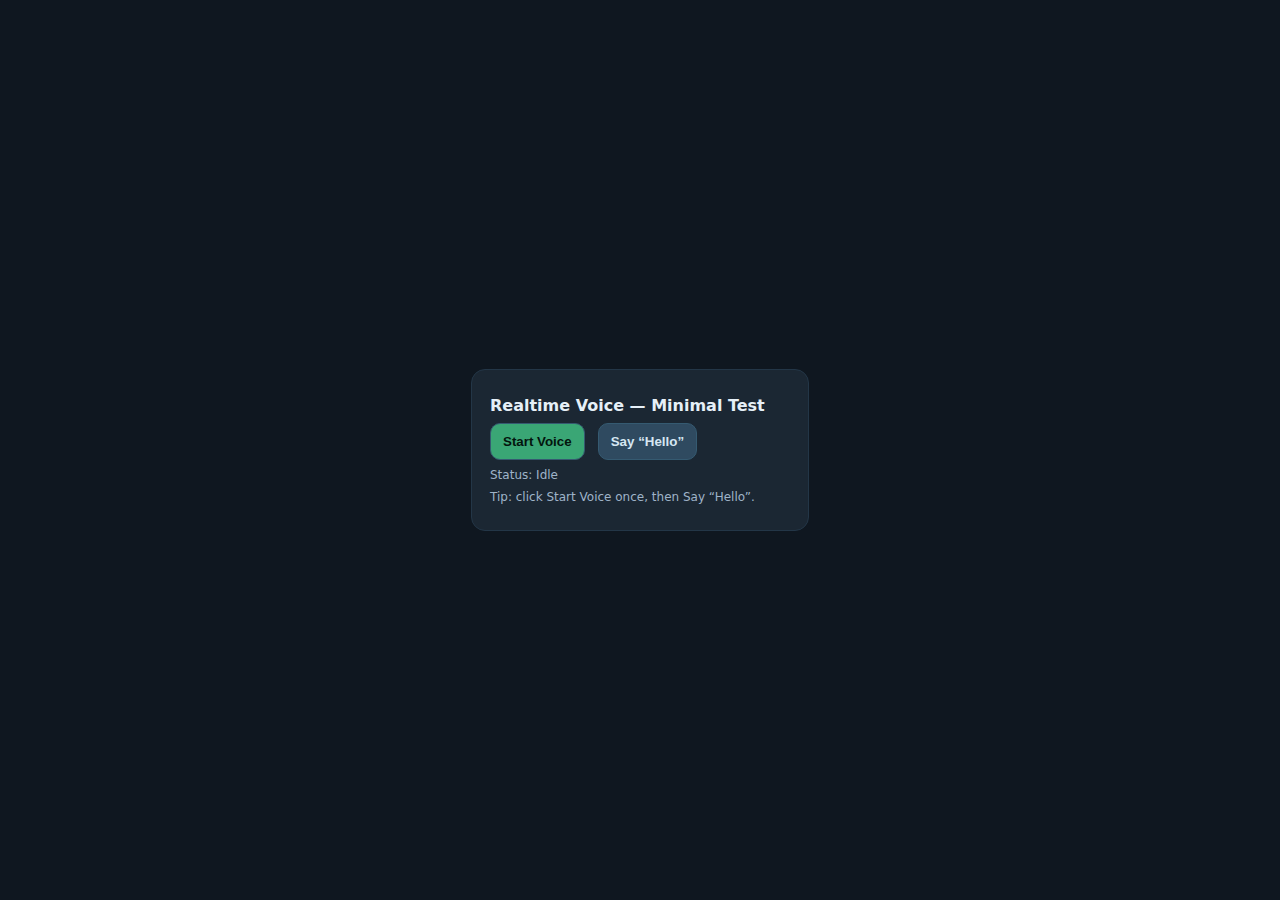
<file: realtime_min_test.html>
<!doctype html>
<html lang="en">
<head>
<meta charset="utf-8" />
<meta name="viewport" content="width=device-width,initial-scale=1" />
<title>Realtime Voice — Minimal Test</title>
<style>
  body{margin:0;font-family:system-ui,Segoe UI,Roboto,Arial,sans-serif;background:#0f1720;color:#e6f0f8;display:grid;place-items:center;height:100vh}
  .card{background:#1b2733;border:1px solid #233647;border-radius:14px;padding:18px;min-width:300px}
  button{cursor:pointer;border:1px solid #355a71;background:#3aa675;color:#03150d;font-weight:700;border-radius:10px;padding:10px 12px;margin-right:8px}
  button.secondary{background:#2f4a60;color:#d5e6f2}
  .row{margin:8px 0}
  .muted{color:#9fb3c8;font-size:12px}
</style>
</head>
<body>
  <div class="card">
    <div class="row"><strong>Realtime Voice — Minimal Test</strong></div>
    <div class="row">
      <button id="start">Start Voice</button>
      <button id="hello" class="secondary">Say “Hello”</button>
    </div>
    <div class="row muted">Status: <span id="status">Idle</span></div>
    <div class="row muted">Tip: click Start Voice once, then Say “Hello”.</div>
  </div>
  <audio id="a" autoplay></audio>
<script>
// === Config (use your Worker) ===
const WORKER_SESSION_URL = "https://voice-ticket.burmans2006.workers.dev/session"; // must end with /session
const REALTIME_URL = "https://api.openai.com/v1/realtime?model=gpt-4o-realtime-preview";

const els = { start:document.getElementById('start'), hello:document.getElementById('hello'), status:document.getElementById('status'), a:document.getElementById('a') };
let pc, dc;

function setStatus(t){ els.status.textContent = t; }
function say(text){ if(dc && dc.readyState==='open'){ dc.send(JSON.stringify({type:'input_text', text})); dc.send(JSON.stringify({type:'response.create'})); } }

els.hello.onclick = () => say("Please say: Hello from the model in one short sentence.");
els.start.onclick = startVoice;

async function startVoice(){
  if(pc) return;
  setStatus('Getting ticket…');
  // 1) Ticket
  let ticket;
  try{
    const r = await fetch(WORKER_SESSION_URL,{method:'POST',headers:{'Content-Type':'application/json'},body:JSON.stringify({stage:'prep',difficulty:5})});
    if(!r.ok){ setStatus('Ticket '+r.status); return; }
    ticket = await r.json();
  }catch(e){ setStatus('Ticket failed'); return; }
  const KEY = ticket?.client_secret?.value; if(!KEY){ setStatus('No ticket'); return; }

  // 2) Mic
  let mic; try{ mic = await navigator.mediaDevices.getUserMedia({ audio:{ echoCancellation:true, noiseSuppression:true } }); }
  catch(e){ setStatus('Mic blocked'); return; }

  // 3) Peer connection with single sendrecv audio transceiver
  setStatus('Connecting RTC…');
  pc = new RTCPeerConnection();
  const inbound = new MediaStream(); els.a.srcObject = inbound; els.a.muted=false; els.a.volume=1;
  pc.ontrack = (e)=>{ inbound.addTrack(e.track); els.a.play().catch(()=>{}); };
  pc.onconnectionstatechange = ()=> setStatus('RTC: '+pc.connectionState);

  const micTrack = mic.getAudioTracks()[0];
  const tr = pc.addTransceiver('audio', { direction:'sendrecv' });
  await tr.sender.replaceTrack(micTrack);

  // Data channel for commands
  dc = pc.createDataChannel('oai-events');
  dc.onopen = ()=> setStatus('RTC: '+pc.connectionState+' | DC: open');

  // 4) Offer/Answer
  const offer = await pc.createOffer();
  await pc.setLocalDescription(offer);
  let answer;
  try{
    const r = await fetch(REALTIME_URL,{ method:'POST', headers:{ Authorization:'Bearer '+KEY, 'Content-Type':'application/sdp' }, body: offer.sdp });
    const txt = await r.text();
    if(!r.ok){ setStatus('Realtime '+r.status); return; }
    answer = txt;
  }catch(e){ setStatus('Realtime failed'); return; }
  try{ await pc.setRemoteDescription({ type:'answer', sdp:answer }); }
  catch(e){ setStatus('Bad SDP'); }
}
</script>
</body>
</html>
</file>
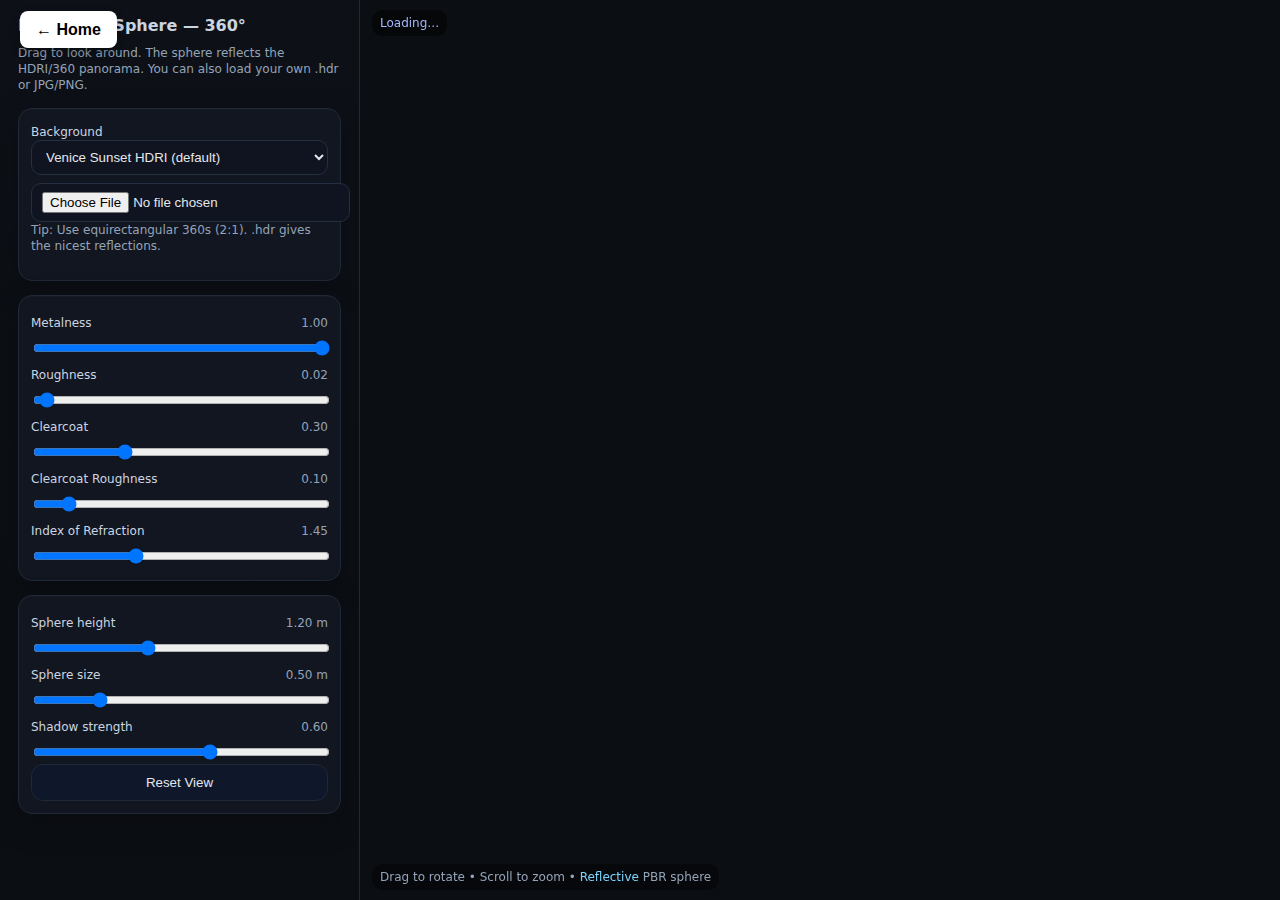
<file: reflective_sphere_360.html>
<!doctype html>
<html lang="en">
<head>
  <meta charset="utf-8" />
  <title>Reflective Sphere — 360° (HDRI)</title>
  <meta name="viewport" content="width=device-width, initial-scale=1" />
  <style>
    html,body{height:100%;margin:0;background:#0b0e13;color:#e5e7eb;font-family:system-ui,Segoe UI,Roboto,Inter,Arial,sans-serif}
    #app{position:fixed;inset:0;display:grid;grid-template-columns:minmax(280px,360px) 1fr}
    #ui{padding:16px 18px;background:linear-gradient(180deg,#0d1117 0%,#0b0e13 100%);border-right:1px solid #1f2937;overflow:auto}
    h1{font-size:16px;margin:0 0 10px;color:#cbd5e1}
    .sub{font-size:12px;color:#94a3b8;margin-bottom:14px;line-height:1.35}
    .group{background:#121620;border:1px solid #1f2937;border-radius:14px;padding:12px;margin-bottom:14px;box-shadow:0 10px 30px rgba(0,0,0,.25), inset 0 1px 0 rgba(255,255,255,.02)}
    .row{display:grid;grid-template-columns:1fr auto;align-items:center;gap:10px;margin:8px 0}
    label{font-size:12px;color:#cbd5e1}
    input[type="range"]{width:100%}
    .val{font-variant-numeric:tabular-nums;font-size:12px;color:#94a3b8}
    select,input[type="file"]{width:100%;padding:8px 10px;border-radius:10px;border:1px solid #243042;background:#0f1420;color:#e5e7eb}
    .btn{width:100%;padding:10px 12px;border-radius:12px;border:1px solid #1f2937;background:#0f172a;color:#e2e8f0;cursor:pointer}
    .btn:hover{border-color:#334155}
    #canvas{position:relative}
    #credits{position:absolute;left:12px;bottom:10px;font-size:12px;color:#94a3b8;background:rgba(0,0,0,.4);padding:6px 8px;border-radius:10px}
    #status{position:absolute;left:12px;top:10px;font-size:12px;background:rgba(0,0,0,.5);padding:6px 8px;border-radius:10px;color:#a5b4fc}
    .accent{color:#7dd3fc}
  </style>
</head>
<body>
  <div style="position: fixed; top: 20px; left: 20px; z-index: 999;">
  <a href="index.html" style="
    background: white;
    color: black;
    padding: 10px 16px;
    text-decoration: none;
    font-weight: bold;
    border-radius: 8px;
    box-shadow: 0 4px 10px rgba(0,0,0,0.3);
    font-family: sans-serif;
  ">← Home</a>
</div>

<div id="app">
  <aside id="ui">
    <h1>Reflective Sphere — 360°</h1>
    <div class="sub">Drag to look around. The sphere reflects the HDRI/360 panorama. You can also load your own .hdr or JPG/PNG.</div>

    <div class="group">
      <label for="preset">Background</label>
      <select id="preset">
        <option value="venice" selected>Venice Sunset HDRI (default)</option>
        <option value="parkJpg">City Park (JPG)</option>
        <option value="bridgeJpg">Under Bridge (JPG)</option>
      </select>
      <div style="height:8px"></div>
      <input id="file" type="file" accept=".hdr,image/*" />
      <div class="sub">Tip: Use equirectangular 360s (2:1). .hdr gives the nicest reflections.</div>
    </div>

    <div class="group">
      <div class="row"><label for="metalness">Metalness</label><span class="val" id="metalnessVal">1.00</span></div>
      <input id="metalness" type="range" min="0" max="1" step="0.01" value="1" />
      <div class="row"><label for="roughness">Roughness</label><span class="val" id="roughnessVal">0.02</span></div>
      <input id="roughness" type="range" min="0" max="1" step="0.01" value="0.02" />
      <div class="row"><label for="clearcoat">Clearcoat</label><span class="val" id="clearcoatVal">0.30</span></div>
      <input id="clearcoat" type="range" min="0" max="1" step="0.01" value="0.30" />
      <div class="row"><label for="ccr">Clearcoat Roughness</label><span class="val" id="ccrVal">0.10</span></div>
      <input id="ccr" type="range" min="0" max="1" step="0.01" value="0.10" />
      <div class="row"><label for="ior">Index of Refraction</label><span class="val" id="iorVal">1.45</span></div>
      <input id="ior" type="range" min="1" max="2.333" step="0.001" value="1.45" />
    </div>

    <div class="group">
      <div class="row"><label for="height">Sphere height</label><span class="val" id="heightVal">1.20 m</span></div>
      <input id="height" type="range" min="0.1" max="3" step="0.01" value="1.2" />
      <div class="row"><label for="size">Sphere size</label><span class="val" id="sizeVal">0.50 m</span></div>
      <input id="size" type="range" min="0.1" max="2" step="0.01" value="0.5" />
      <div class="row"><label for="shadow">Shadow strength</label><span class="val" id="shadowVal">0.60</span></div>
      <input id="shadow" type="range" min="0" max="1" step="0.01" value="0.6" />
      <button class="btn" id="reset">Reset View</button>
    </div>
  </aside>

  <main id="canvas">
    <div id="status">Loading…</div>
    <div id="credits">Drag to rotate • Scroll to zoom • <span class="accent">Reflective</span> PBR sphere</div>
  </main>
</div>

<script type="module">
  // Single-source imports to avoid "multiple instances" warning
  import * as THREE from "https://esm.sh/three@0.160.0";
  import { OrbitControls } from "https://esm.sh/three@0.160.0/examples/jsm/controls/OrbitControls.js";
  import { RGBELoader } from "https://esm.sh/three@0.160.0/examples/jsm/loaders/RGBELoader.js";

  const statusEl = document.getElementById('status');
  const container = document.getElementById('canvas');

  // Renderer
  const renderer = new THREE.WebGLRenderer({ antialias: true });
  renderer.setPixelRatio(Math.min(window.devicePixelRatio, 2));
  renderer.setSize(container.clientWidth, container.clientHeight);
  renderer.outputColorSpace = THREE.SRGBColorSpace;
  renderer.toneMapping = THREE.ACESFilmicToneMapping;
  container.appendChild(renderer.domElement);

  // Scene & Camera
  const scene = new THREE.Scene();
  const camera = new THREE.PerspectiveCamera(65, container.clientWidth / container.clientHeight, 0.1, 1000);
  camera.position.set(0, 1.2, 3);

  // Controls
  const controls = new OrbitControls(camera, renderer.domElement);
  controls.enableDamping = true;
  controls.target.set(0, 1.2, 0);

  // Subtle grid + fake shadow
  //const grid = new THREE.GridHelper(10, 60, 0x1f2937, 0x0f172a);
  //grid.material.opacity = 0.25; grid.material.transparent = true; scene.add(grid);

  const shadowTex = (() => {
    const c = document.createElement('canvas'), size = 512;
    c.width = c.height = size;
    const ctx = c.getContext('2d');
    const g = ctx.createRadialGradient(size/2,size/2,size*0.15,size/2,size/2,size*0.48);
    g.addColorStop(0,'rgba(0,0,0,0.45)'); g.addColorStop(1,'rgba(0,0,0,0)');
    ctx.fillStyle = g; ctx.fillRect(0,0,size,size);
    const tex = new THREE.CanvasTexture(c); tex.colorSpace = THREE.SRGBColorSpace; return tex;
  })();
  const shadowMat = new THREE.MeshBasicMaterial({ map: shadowTex, transparent: true, depthWrite: false, opacity: 0.6 });
  const shadowPlane = new THREE.Mesh(new THREE.PlaneGeometry(3.5, 3.5), shadowMat);
  shadowPlane.rotation.x = -Math.PI/2; shadowPlane.position.y = 0.001; scene.add(shadowPlane);

  // Sphere (mirror-like defaults for HDRI)
  const sphereGeom = new THREE.SphereGeometry(0.5, 128, 128);
  const sphereMat = new THREE.MeshPhysicalMaterial({
    color: 0xffffff, metalness: 1.0, roughness: 0.02, clearcoat: 0.30, clearcoatRoughness: 0.10, ior: 1.45
  });
  const sphere = new THREE.Mesh(sphereGeom, sphereMat);
  sphere.position.set(0, 1.2, 0);
  scene.add(sphere);

  // PMREM for filtered environment
  const pmrem = new THREE.PMREMGenerator(renderer);

  // --- Background/env loaders ---
  const PRESETS = {
    // Venice HDRI from the Three.js repo
    venice: "https://raw.githubusercontent.com/mrdoob/three.js/dev/examples/textures/equirectangular/venice_sunset_1k.hdr",
    // JPG fallbacks (LDR) from the Three.js repo
    parkJpg:   "https://raw.githubusercontent.com/mrdoob/three.js/master/examples/textures/equirectangular/park.jpg",
    bridgeJpg: "https://raw.githubusercontent.com/mrdoob/three.js/master/examples/textures/equirectangular/2294472375_24a3b8ef46_o.jpg"
  };

  function setStatus(t){ statusEl.textContent = t; }

  function applyEnvFromTexture(tex){
    // For JPG/PNG: map background and build env
    const envRT = pmrem.fromEquirectangular(tex);
    scene.environment = envRT.texture;
    scene.background = tex; // show panorama behind
    setStatus("Loaded ✔");
  }

  function loadHDR(url){
    setStatus("Loading HDRI…");
    new RGBELoader().load(url, (hdrTex)=>{
      hdrTex.mapping = THREE.EquirectangularReflectionMapping;
      // Use HDRI as background (tone-mapped) and as env via PMREM
      scene.background = hdrTex;
      const envRT = pmrem.fromEquirectangular(hdrTex);
      scene.environment = envRT.texture;
      setStatus("HDRI loaded ✔");
    }, undefined, ()=>{
      setStatus("Couldn’t load HDRI — using fallback.");
      applyEnvFromTexture(makeFallbackEquirect());
    });
  }

  function loadLDR(url){
    setStatus("Loading image…");
    new THREE.TextureLoader().load(url, (tex)=>{
      tex.mapping = THREE.EquirectangularReflectionMapping;
      tex.colorSpace = THREE.SRGBColorSpace;
      applyEnvFromTexture(tex);
    }, undefined, ()=>{
      setStatus("Couldn’t load image — using fallback.");
      applyEnvFromTexture(makeFallbackEquirect());
    });
  }

  // Procedural fallback (2:1 equirect)
  function makeFallbackEquirect(){
    const w=1024,h=512,c=document.createElement('canvas'); c.width=w; c.height=h;
    const ctx=c.getContext('2d'), g=ctx.createLinearGradient(0,0,0,h);
    g.addColorStop(0,'#2a3a5f'); g.addColorStop(1,'#0b0e13'); ctx.fillStyle=g; ctx.fillRect(0,0,w,h);
    ctx.fillStyle='rgba(255,255,255,0.05)'; ctx.fillRect(0,h*0.48,w,h*0.04);
    const tex=new THREE.CanvasTexture(c); tex.colorSpace=THREE.SRGBColorSpace; tex.mapping=THREE.EquirectangularReflectionMapping; return tex;
  }

  // ---- UI wiring ----
  const $ = (id)=>document.getElementById(id);
  const metalness=$('metalness'), roughness=$('roughness'), clearcoat=$('clearcoat'),
        ccr=$('ccr'), ior=$('ior'), height=$('height'), size=$('size'), shadow=$('shadow'),
        preset=$('preset'), file=$('file');

  function setLabel(id, t){ $(id).textContent = t; }
  function updateMaterial(){
    sphere.material.metalness = +metalness.value;
    sphere.material.roughness = +roughness.value;
    sphere.material.clearcoat = +clearcoat.value;
    sphere.material.clearcoatRoughness = +ccr.value;
    sphere.material.ior = +ior.value;
    setLabel('metalnessVal', metalness.value);
    setLabel('roughnessVal', roughness.value);
    setLabel('clearcoatVal', clearcoat.value);
    setLabel('ccrVal', ccr.value);
    setLabel('iorVal', ior.value);
  }
  function updateTransform(){
    sphere.position.y = +height.value;
    const r = +size.value; sphere.scale.setScalar(r / 0.5);
    setLabel('heightVal', height.value + ' m'); setLabel('sizeVal', size.value + ' m');
    shadowPlane.material.opacity = +shadow.value; setLabel('shadowVal', shadow.value);
  }
  [metalness,roughness,clearcoat,ccr,ior].forEach(el=>el.addEventListener('input',updateMaterial));
  [height,size,shadow].forEach(el=>el.addEventListener('input',updateTransform));
  $('reset').addEventListener('click',()=>{ camera.position.set(0,1.2,3); controls.target.set(0,1.2,0); controls.update(); });

  preset.addEventListener('change', ()=>{
    const v = preset.value;
    if (v === 'venice') loadHDR(PRESETS.venice);
    else if (v === 'parkJpg') loadLDR(PRESETS.parkJpg);
    else if (v === 'bridgeJpg') loadLDR(PRESETS.bridgeJpg);
  });

  file.addEventListener('change', (e)=>{
    const f = e.target.files[0]; if(!f) return;
    const isHdr = /\.hdr$/i.test(f.name);
    if (isHdr) {
      setStatus("Loading HDRI from file…");
      new RGBELoader().load(URL.createObjectURL(f), (hdrTex)=>{
        hdrTex.mapping = THREE.EquirectangularReflectionMapping;
        scene.background = hdrTex;
        const envRT = pmrem.fromEquirectangular(hdrTex);
        scene.environment = envRT.texture;
        setStatus("HDRI loaded ✔");
      }, undefined, ()=>{ setStatus("HDR load failed — using fallback."); applyEnvFromTexture(makeFallbackEquirect()); });
    } else {
      setStatus("Loading image from file…");
      const img = new Image();
      img.onload = ()=>{
        const tex = new THREE.Texture(img); tex.needsUpdate = true;
        tex.mapping = THREE.EquirectangularReflectionMapping; tex.colorSpace = THREE.SRGBColorSpace;
        applyEnvFromTexture(tex);
      };
      img.src = URL.createObjectURL(f);
    }
  });

  // Resize
  addEventListener('resize', ()=>{
    camera.aspect = container.clientWidth / container.clientHeight;
    camera.updateProjectionMatrix();
    renderer.setSize(container.clientWidth, container.clientHeight);
  });

  // Start
  updateMaterial(); updateTransform();
  loadHDR(PRESETS.venice);

  (function animate(){ controls.update(); renderer.render(scene,camera); requestAnimationFrame(animate); })();
</script>
</body>
</html>
</file>
